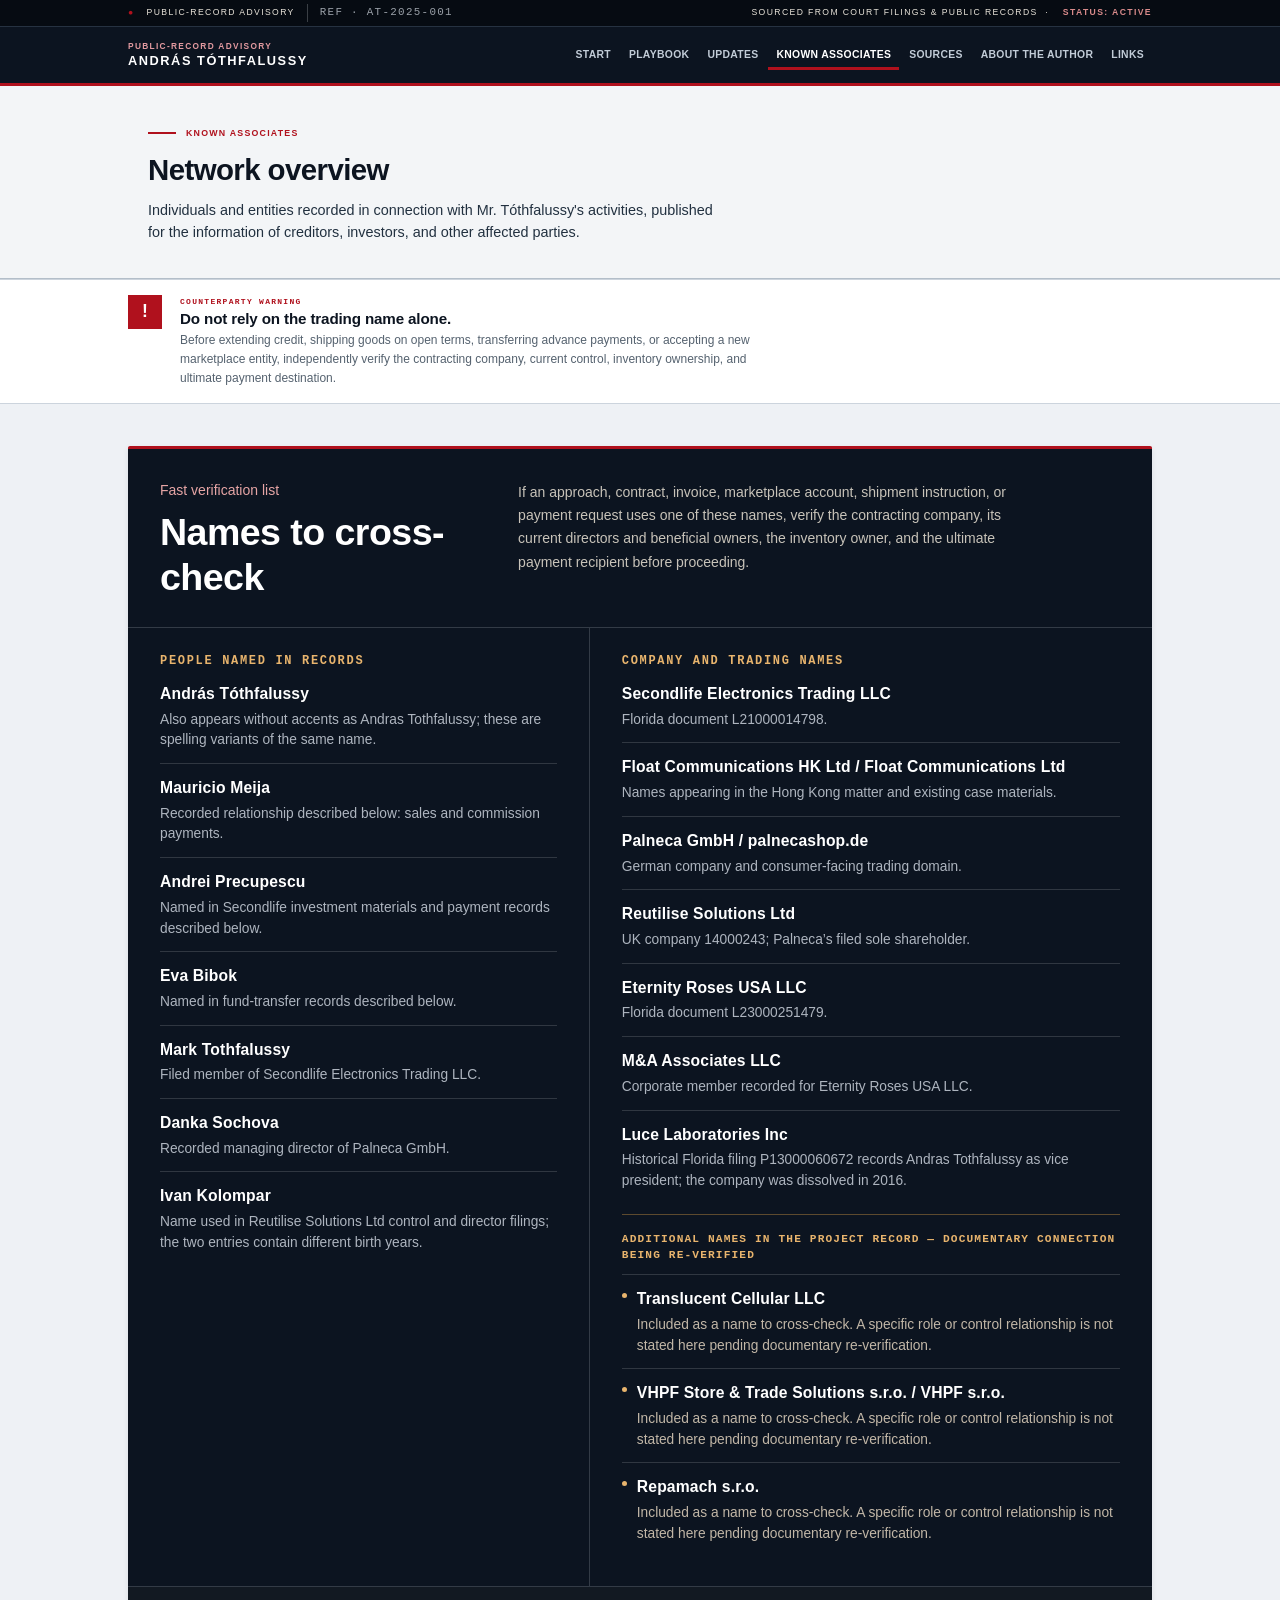
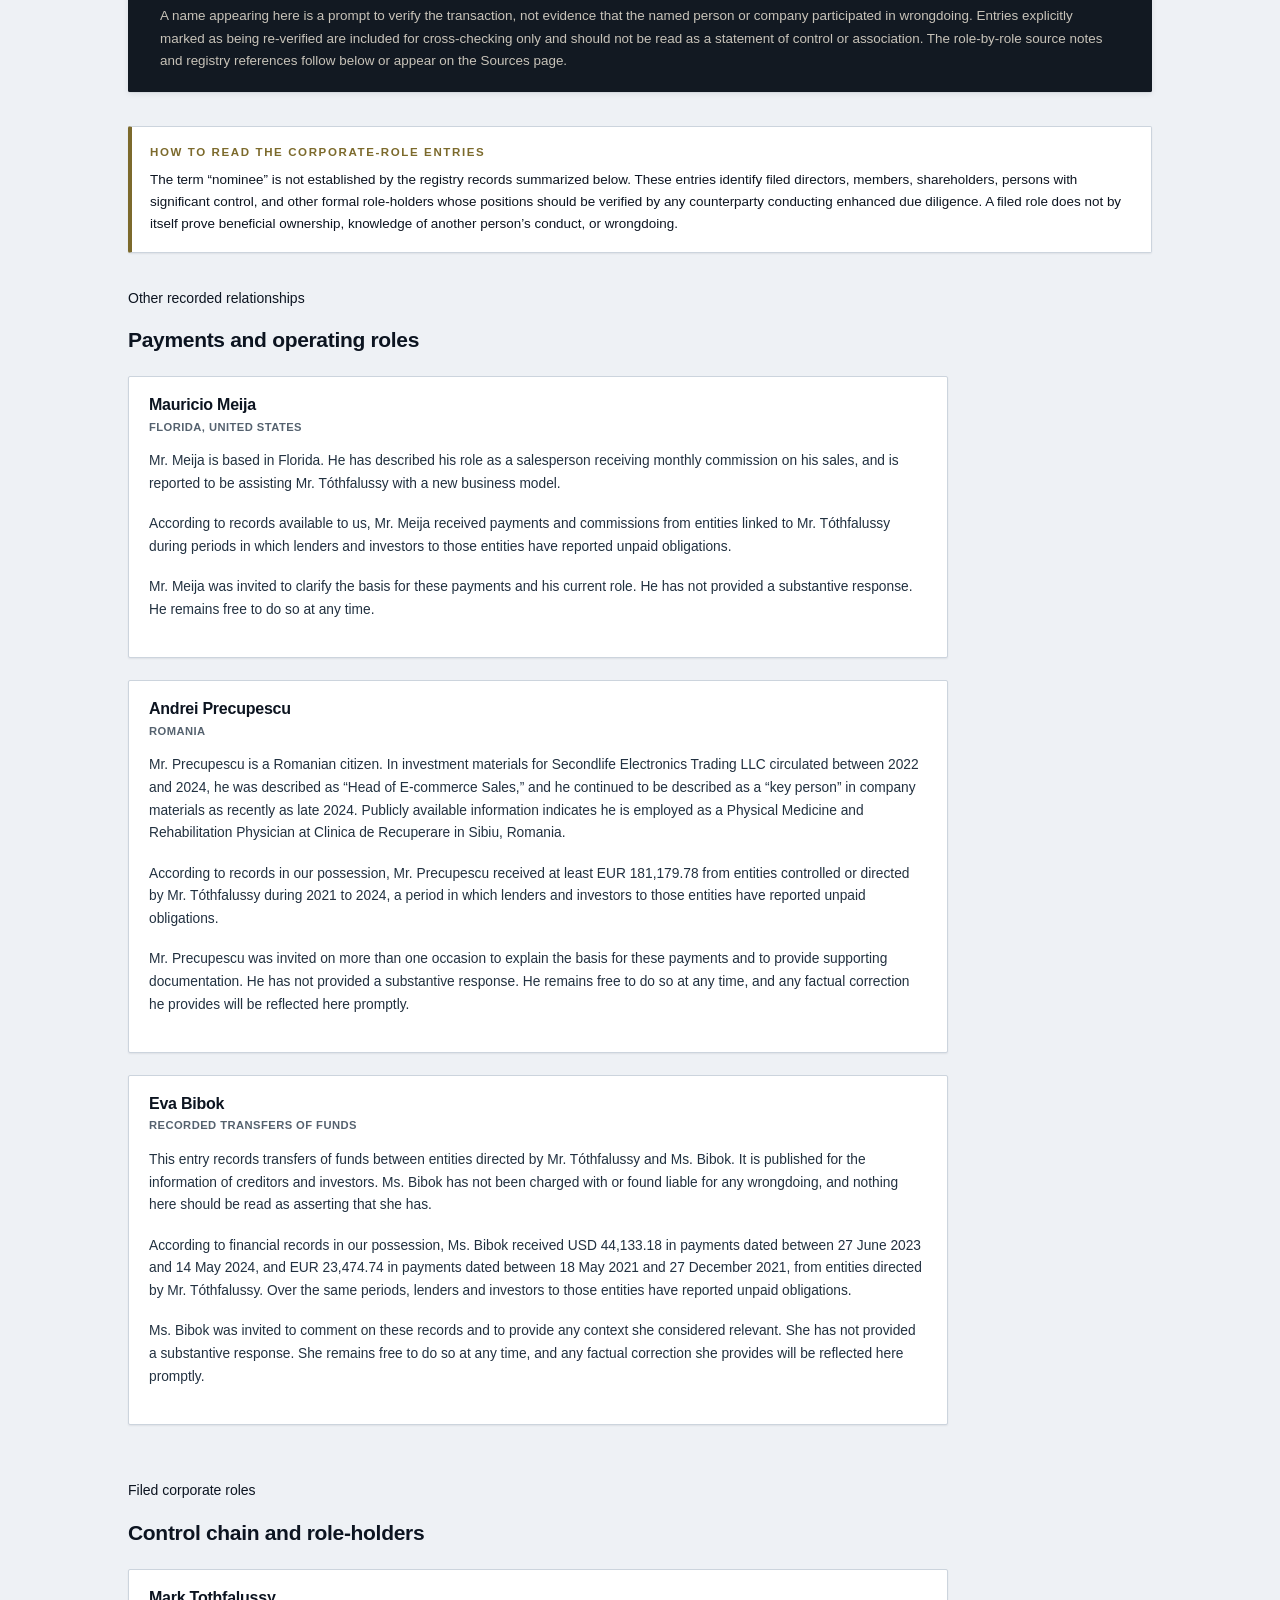
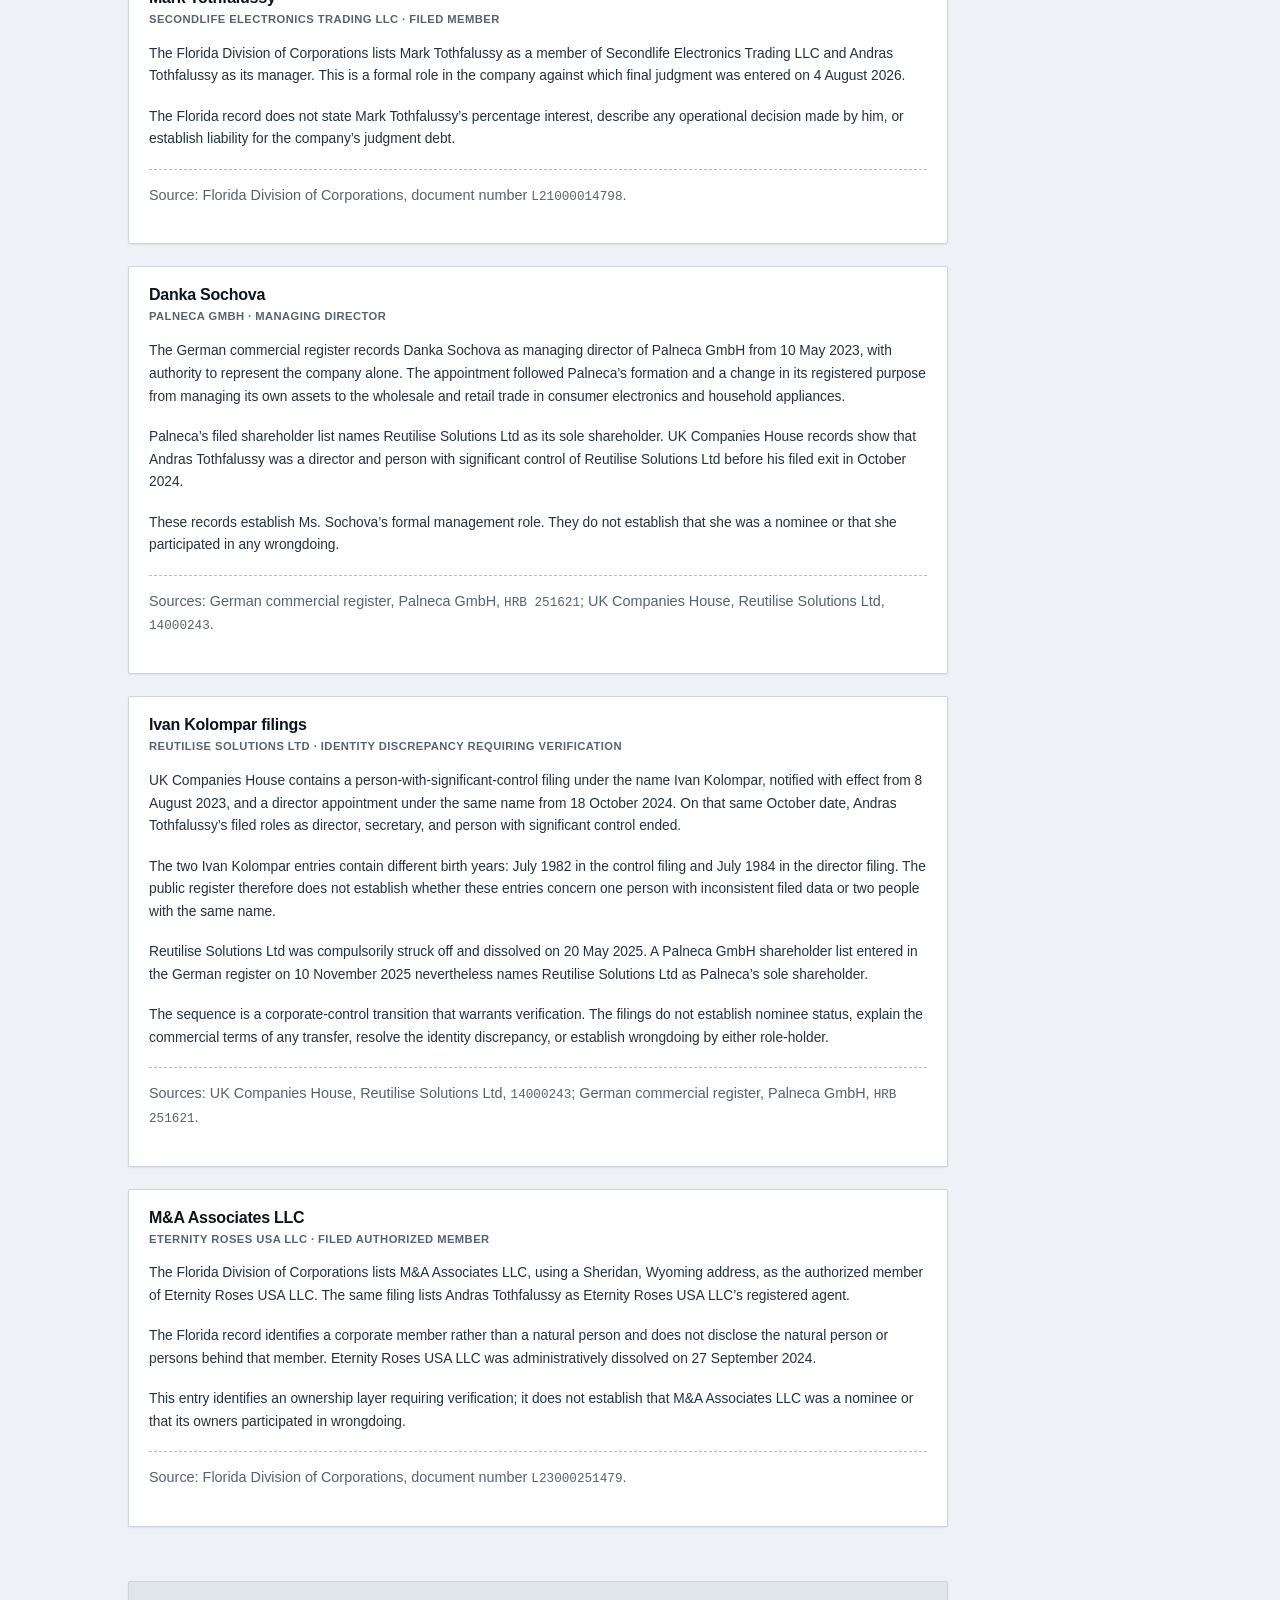
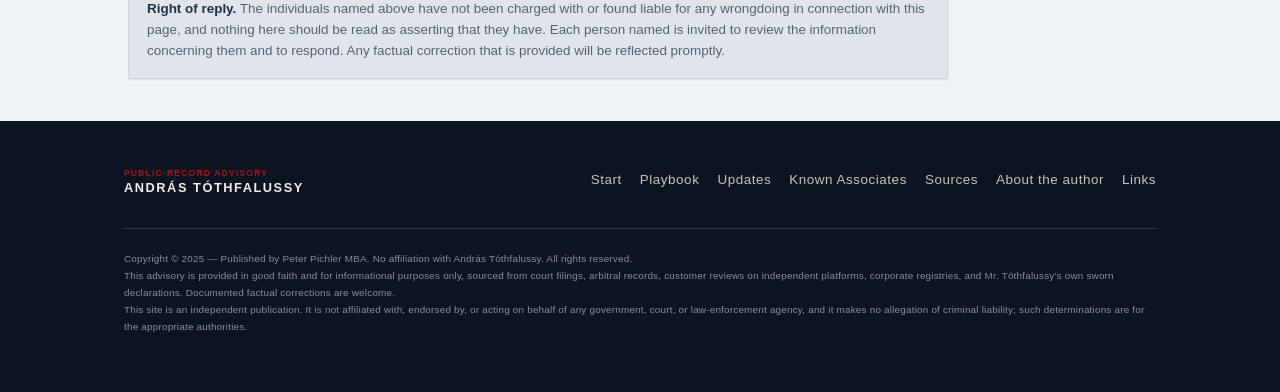
<file: known-associates/index.html>
<!DOCTYPE html>
<html lang="en">
<head>
<meta charset="utf-8">
<meta name="viewport" content="width=device-width, initial-scale=1">
<title>Known Associates of András Tóthfalussy: Transparency &amp; Accountability</title>
<meta name="description" content="Individuals recorded in connection with András Tóthfalussy's activities, published for creditors and investors. Each person named is invited to review and respond; factual corrections are reflected promptly.">
<meta name="robots" content="noindex,nofollow">
<link rel="canonical" href="https://andrastothfalussy.com/known-associates">
<link rel="stylesheet" href="../assets/styles.css?v=9">
</head>
<body>
<a class="skip-link" href="#main">Skip to content</a>

<div class="topstrip">
  <div class="wrap">
    <span class="ts-left"><span class="dot">●</span> Public-record advisory <span class="ts-ref">Ref · AT-2025-001</span></span>
    <span class="ts-right">Sourced from court filings &amp; public records &nbsp;·&nbsp; <span class="ts-status">Status: Active</span></span>
  </div>
</div>

<header class="site-header">
  <div class="wrap">
    <a class="brand" href="../">
      <span class="kicker">Public-record advisory</span>
      <span class="name">András Tóthfalussy</span>
    </a>
    <button class="nav-toggle" aria-label="Menu" aria-controls="primary-nav" aria-expanded="false"><span></span></button>
    <nav class="nav" id="primary-nav" aria-label="Primary">
      <a href="../">Start</a>
      <a href="../playbook/">Playbook</a>
      <a href="../updates/">Updates</a>
      <a href="../known-associates/" aria-current="page">Known Associates</a>
      <a href="../sources/">Sources</a>
      <a href="../about-the-author/">About the author</a>
      <a href="../links/">Links</a>
    </nav>
  </div>
</header>

<main id="main">

  <section class="hero">
    <div class="wrap">
      <p class="eyebrow">Known associates</p>
      <h1>Network overview</h1>
      <p class="lede">Individuals and entities recorded in connection with Mr. Tóthfalussy's activities, published for the information of creditors, investors, and other affected parties.</p>
    </div>
  </section>

  <section class="transaction-warning" aria-labelledby="transaction-warning-title">
    <div class="wrap">
      <div class="warning-mark" aria-hidden="true">!</div>
      <div>
        <p class="warning-kicker">Counterparty warning</p>
        <h2 id="transaction-warning-title">Do not rely on the trading name alone.</h2>
        <p>Before extending credit, shipping goods on open terms, transferring advance payments, or accepting a new marketplace entity, independently verify the contracting company, current control, inventory ownership, and ultimate payment destination.</p>
      </div>
    </div>
  </section>

  <section class="section">
    <div class="wrap">
      <section class="watch-panel" aria-labelledby="verification-watchlist">
        <div class="watch-head">
          <div>
            <p class="eyebrow">Fast verification list</p>
            <h2 id="verification-watchlist">Names to cross-check</h2>
          </div>
          <p>If an approach, contract, invoice, marketplace account, shipment instruction, or payment request uses one of these names, verify the contracting company, its current directors and beneficial owners, the inventory owner, and the ultimate payment recipient before proceeding.</p>
        </div>

        <div class="watch-grid">
          <div class="watch-group">
            <h3>People named in records</h3>
            <ul class="watch-list">
              <li><strong>András Tóthfalussy</strong><span>Also appears without accents as Andras Tothfalussy; these are spelling variants of the same name.</span></li>
              <li><strong>Mauricio Meija</strong><span>Recorded relationship described below: sales and commission payments.</span></li>
              <li><strong>Andrei Precupescu</strong><span>Named in Secondlife investment materials and payment records described below.</span></li>
              <li><strong>Eva Bibok</strong><span>Named in fund-transfer records described below.</span></li>
              <li><strong>Mark Tothfalussy</strong><span>Filed member of Secondlife Electronics Trading LLC.</span></li>
              <li><strong>Danka Sochova</strong><span>Recorded managing director of Palneca GmbH.</span></li>
              <li><strong>Ivan Kolompar</strong><span>Name used in Reutilise Solutions Ltd control and director filings; the two entries contain different birth years.</span></li>
            </ul>
          </div>

          <div class="watch-group">
            <h3>Company and trading names</h3>
            <ul class="watch-list">
              <li><strong>Secondlife Electronics Trading LLC</strong><span>Florida document L21000014798.</span></li>
              <li><strong>Float Communications HK Ltd / Float Communications Ltd</strong><span>Names appearing in the Hong Kong matter and existing case materials.</span></li>
              <li><strong>Palneca GmbH / palnecashop.de</strong><span>German company and consumer-facing trading domain.</span></li>
              <li><strong>Reutilise Solutions Ltd</strong><span>UK company 14000243; Palneca&rsquo;s filed sole shareholder.</span></li>
              <li><strong>Eternity Roses USA LLC</strong><span>Florida document L23000251479.</span></li>
              <li><strong>M&amp;A Associates LLC</strong><span>Corporate member recorded for Eternity Roses USA LLC.</span></li>
              <li><strong>Luce Laboratories Inc</strong><span>Historical Florida filing P13000060672 records Andras Tothfalussy as vice president; the company was dissolved in 2016.</span></li>
              <li class="watch-subhead"><span>Additional names in the project record &mdash; documentary connection being re-verified</span></li>
              <li class="pending"><strong>Translucent Cellular LLC</strong><span>Included as a name to cross-check. A specific role or control relationship is not stated here pending documentary re-verification.</span></li>
              <li class="pending"><strong>VHPF Store &amp; Trade Solutions s.r.o. / VHPF s.r.o.</strong><span>Included as a name to cross-check. A specific role or control relationship is not stated here pending documentary re-verification.</span></li>
              <li class="pending"><strong>Repamach s.r.o.</strong><span>Included as a name to cross-check. A specific role or control relationship is not stated here pending documentary re-verification.</span></li>
            </ul>
          </div>
        </div>

        <p class="watch-note">A name appearing here is a prompt to verify the transaction, not evidence that the named person or company participated in wrongdoing. Entries explicitly marked as being re-verified are included for cross-checking only and should not be read as a statement of control or association. The role-by-role source notes and registry references follow below or appear on the Sources page.</p>
      </section>

      <div class="callout" style="margin-bottom:34px">
        <div class="callout-label">How to read the corporate-role entries</div>
        <p>The term &ldquo;nominee&rdquo; is not established by the registry records summarized below. These entries identify filed directors, members, shareholders, persons with significant control, and other formal role-holders whose positions should be verified by any counterparty conducting enhanced due diligence. A filed role does not by itself prove beneficial ownership, knowledge of another person&rsquo;s conduct, or wrongdoing.</p>
      </div>

      <p class="eyebrow">Other recorded relationships</p>
      <h2 style="margin-bottom:24px">Payments and operating roles</h2>

      <div class="people" style="margin-bottom:54px">

        <article class="person">
          <h3>Mauricio Meija</h3>
          <div class="meta">Florida, United States</div>
          <p>Mr. Meija is based in Florida. He has described his role as a salesperson receiving monthly commission on his sales, and is reported to be assisting Mr. Tóthfalussy with a new business model.</p>
          <p>According to records available to us, Mr. Meija received payments and commissions from entities linked to Mr. Tóthfalussy during periods in which lenders and investors to those entities have reported unpaid obligations.</p>
          <p>Mr. Meija was invited to clarify the basis for these payments and his current role. He has not provided a substantive response. He remains free to do so at any time.</p>
        </article>

        <article class="person">
          <h3>Andrei Precupescu</h3>
          <div class="meta">Romania</div>
          <p>Mr. Precupescu is a Romanian citizen. In investment materials for Secondlife Electronics Trading LLC circulated between 2022 and 2024, he was described as &ldquo;Head of E-commerce Sales,&rdquo; and he continued to be described as a &ldquo;key person&rdquo; in company materials as recently as late 2024. Publicly available information indicates he is employed as a Physical Medicine and Rehabilitation Physician at Clinica de Recuperare in Sibiu, Romania.</p>
          <p>According to records in our possession, Mr. Precupescu received at least EUR 181,179.78 from entities controlled or directed by Mr. Tóthfalussy during 2021 to 2024, a period in which lenders and investors to those entities have reported unpaid obligations.</p>
          <p>Mr. Precupescu was invited on more than one occasion to explain the basis for these payments and to provide supporting documentation. He has not provided a substantive response. He remains free to do so at any time, and any factual correction he provides will be reflected here promptly.</p>
        </article>

        <article class="person">
          <h3>Eva Bibok</h3>
          <div class="meta">Recorded transfers of funds</div>
          <p>This entry records transfers of funds between entities directed by Mr. Tóthfalussy and Ms. Bibok. It is published for the information of creditors and investors. Ms. Bibok has not been charged with or found liable for any wrongdoing, and nothing here should be read as asserting that she has.</p>
          <p>According to financial records in our possession, Ms. Bibok received USD 44,133.18 in payments dated between 27 June 2023 and 14 May 2024, and EUR 23,474.74 in payments dated between 18 May 2021 and 27 December 2021, from entities directed by Mr. Tóthfalussy. Over the same periods, lenders and investors to those entities have reported unpaid obligations.</p>
          <p>Ms. Bibok was invited to comment on these records and to provide any context she considered relevant. She has not provided a substantive response. She remains free to do so at any time, and any factual correction she provides will be reflected here promptly.</p>
        </article>

      </div>

      <p class="eyebrow">Filed corporate roles</p>
      <h2 style="margin-bottom:24px">Control chain and role-holders</h2>

      <div class="people" style="margin-bottom:54px">

        <article class="person">
          <h3>Mark Tothfalussy</h3>
          <div class="meta">Secondlife Electronics Trading LLC · filed member</div>
          <p>The Florida Division of Corporations lists Mark Tothfalussy as a member of Secondlife Electronics Trading LLC and Andras Tothfalussy as its manager. This is a formal role in the company against which final judgment was entered on 4 August 2026.</p>
          <p>The Florida record does not state Mark Tothfalussy&rsquo;s percentage interest, describe any operational decision made by him, or establish liability for the company&rsquo;s judgment debt.</p>
          <p class="reply">Source: Florida Division of Corporations, document number <code>L21000014798</code>.</p>
        </article>

        <article class="person">
          <h3>Danka Sochova</h3>
          <div class="meta">Palneca GmbH · managing director</div>
          <p>The German commercial register records Danka Sochova as managing director of Palneca GmbH from 10 May 2023, with authority to represent the company alone. The appointment followed Palneca&rsquo;s formation and a change in its registered purpose from managing its own assets to the wholesale and retail trade in consumer electronics and household appliances.</p>
          <p>Palneca&rsquo;s filed shareholder list names Reutilise Solutions Ltd as its sole shareholder. UK Companies House records show that Andras Tothfalussy was a director and person with significant control of Reutilise Solutions Ltd before his filed exit in October 2024.</p>
          <p>These records establish Ms. Sochova&rsquo;s formal management role. They do not establish that she was a nominee or that she participated in any wrongdoing.</p>
          <p class="reply">Sources: German commercial register, Palneca GmbH, <code>HRB 251621</code>; UK Companies House, Reutilise Solutions Ltd, <code>14000243</code>.</p>
        </article>

        <article class="person">
          <h3>Ivan Kolompar filings</h3>
          <div class="meta">Reutilise Solutions Ltd · identity discrepancy requiring verification</div>
          <p>UK Companies House contains a person-with-significant-control filing under the name Ivan Kolompar, notified with effect from 8 August 2023, and a director appointment under the same name from 18 October 2024. On that same October date, Andras Tothfalussy&rsquo;s filed roles as director, secretary, and person with significant control ended.</p>
          <p>The two Ivan Kolompar entries contain different birth years: July 1982 in the control filing and July 1984 in the director filing. The public register therefore does not establish whether these entries concern one person with inconsistent filed data or two people with the same name.</p>
          <p>Reutilise Solutions Ltd was compulsorily struck off and dissolved on 20 May 2025. A Palneca GmbH shareholder list entered in the German register on 10 November 2025 nevertheless names Reutilise Solutions Ltd as Palneca&rsquo;s sole shareholder.</p>
          <p>The sequence is a corporate-control transition that warrants verification. The filings do not establish nominee status, explain the commercial terms of any transfer, resolve the identity discrepancy, or establish wrongdoing by either role-holder.</p>
          <p class="reply">Sources: UK Companies House, Reutilise Solutions Ltd, <code>14000243</code>; German commercial register, Palneca GmbH, <code>HRB 251621</code>.</p>
        </article>

        <article class="person">
          <h3>M&amp;A Associates LLC</h3>
          <div class="meta">Eternity Roses USA LLC · filed authorized member</div>
          <p>The Florida Division of Corporations lists M&amp;A Associates LLC, using a Sheridan, Wyoming address, as the authorized member of Eternity Roses USA LLC. The same filing lists Andras Tothfalussy as Eternity Roses USA LLC&rsquo;s registered agent.</p>
          <p>The Florida record identifies a corporate member rather than a natural person and does not disclose the natural person or persons behind that member. Eternity Roses USA LLC was administratively dissolved on 27 September 2024.</p>
          <p>This entry identifies an ownership layer requiring verification; it does not establish that M&amp;A Associates LLC was a nominee or that its owners participated in wrongdoing.</p>
          <p class="reply">Source: Florida Division of Corporations, document number <code>L23000251479</code>.</p>
        </article>

      </div>

      <div class="disclaimer" style="max-width:820px;margin-top:34px">
        <strong>Right of reply.</strong> The individuals named above have not been charged with or found liable for any wrongdoing in connection with this page, and nothing here should be read as asserting that they have. Each person named is invited to review the information concerning them and to respond. Any factual correction that is provided will be reflected promptly.
      </div>
    </div>
  </section>

</main>

<footer class="site-footer">
  <div class="wrap">
    <div class="foot-grid">
      <a class="brand" href="../">
        <span class="kicker">Public-record advisory</span>
        <span class="name">András Tóthfalussy</span>
      </a>
      <nav aria-label="Footer">
        <a href="../">Start</a>
      <a href="../playbook/">Playbook</a>
        <a href="../updates/">Updates</a>
        <a href="../known-associates/">Known Associates</a>
        <a href="../sources/">Sources</a>
        <a href="../about-the-author/">About the author</a>
        <a href="../links/">Links</a>
      </nav>
    </div>
    <p class="legal">
      Copyright © 2025 &mdash; Published by Peter Pichler MBA. No affiliation with András Tóthfalussy. All rights reserved.<br>
      This advisory is provided in good faith and for informational purposes only, sourced from court filings, arbitral records, customer reviews on independent platforms, corporate registries, and Mr. Tóthfalussy's own sworn declarations. Documented factual corrections are welcome.<br>
      This site is an independent publication. It is not affiliated with, endorsed by, or acting on behalf of any government, court, or law-enforcement agency, and it makes no allegation of criminal liability; such determinations are for the appropriate authorities.
    </p>
  </div>
</footer>

<script src="../assets/app.js?v=4"></script>
</body>
</html>
</file>
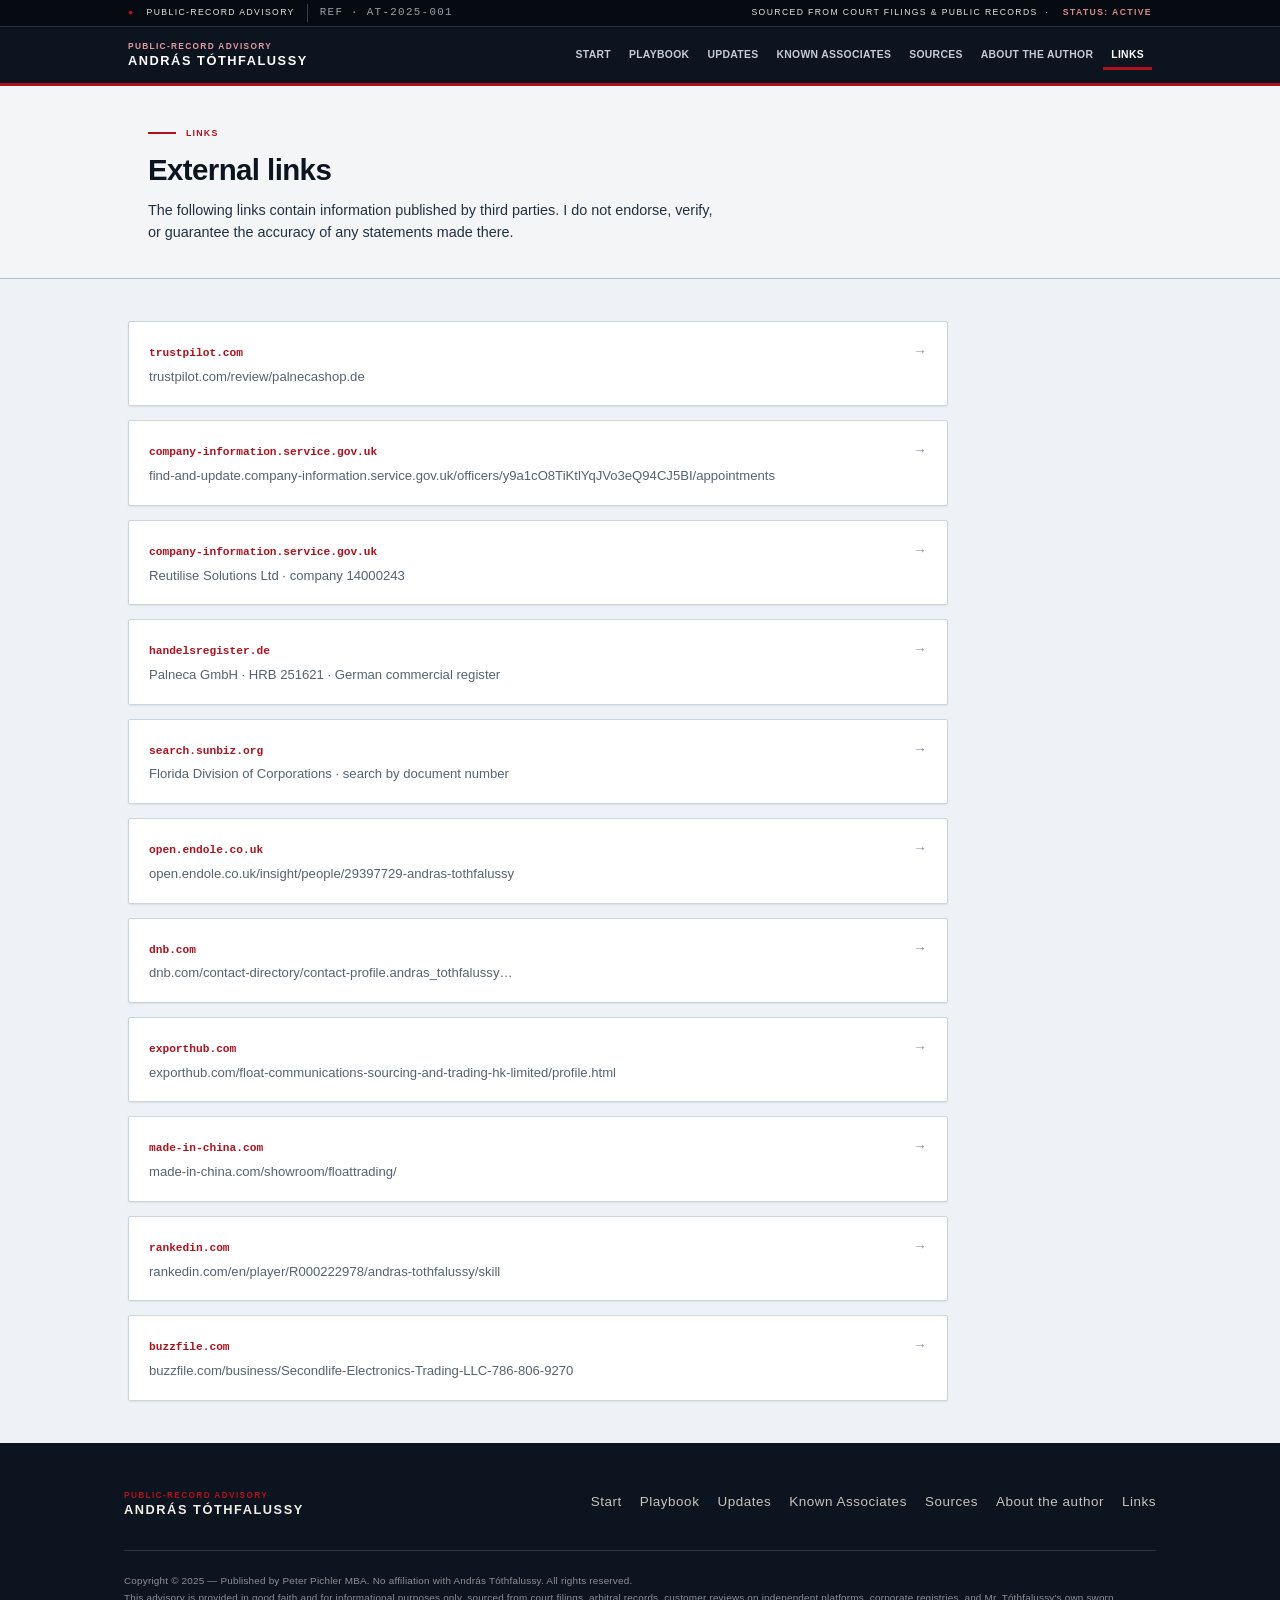
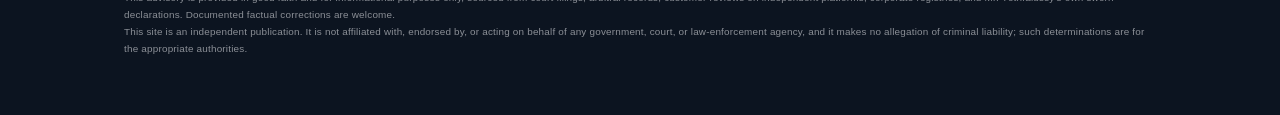
<file: links/index.html>
<!DOCTYPE html>
<html lang="en">
<head>
<meta charset="utf-8">
<meta name="viewport" content="width=device-width, initial-scale=1">
<title>External Links by András Tóthfalussy</title>
<meta name="description" content="External links to third-party records and profiles connected to András Tóthfalussy and his entities. The author does not endorse, verify, or guarantee the accuracy of statements made on third-party sites.">
<meta name="robots" content="noindex,nofollow">
<link rel="canonical" href="https://andrastothfalussy.com/links">
<link rel="stylesheet" href="../assets/styles.css?v=9">
</head>
<body>
<a class="skip-link" href="#main">Skip to content</a>

<div class="topstrip">
  <div class="wrap">
    <span class="ts-left"><span class="dot">●</span> Public-record advisory <span class="ts-ref">Ref · AT-2025-001</span></span>
    <span class="ts-right">Sourced from court filings &amp; public records &nbsp;·&nbsp; <span class="ts-status">Status: Active</span></span>
  </div>
</div>

<header class="site-header">
  <div class="wrap">
    <a class="brand" href="../">
      <span class="kicker">Public-record advisory</span>
      <span class="name">András Tóthfalussy</span>
    </a>
    <button class="nav-toggle" aria-label="Menu" aria-controls="primary-nav" aria-expanded="false"><span></span></button>
    <nav class="nav" id="primary-nav" aria-label="Primary">
      <a href="../">Start</a>
      <a href="../playbook/">Playbook</a>
      <a href="../updates/">Updates</a>
      <a href="../known-associates/">Known Associates</a>
      <a href="../sources/">Sources</a>
      <a href="../about-the-author/">About the author</a>
      <a href="../links/" aria-current="page">Links</a>
    </nav>
  </div>
</header>

<main id="main">

  <section class="hero">
    <div class="wrap">
      <p class="eyebrow">Links</p>
      <h1>External links</h1>
      <p class="lede">The following links contain information published by third parties. I do not endorse, verify, or guarantee the accuracy of any statements made there.</p>
    </div>
  </section>

  <section class="section">
    <div class="wrap">
      <ul class="res-list">
        <li><a class="res" href="https://www.trustpilot.com/review/palnecashop.de" target="_blank" rel="nofollow noopener">
          <span><span class="host">trustpilot.com</span><span class="full">trustpilot.com/review/palnecashop.de</span></span>
          <span class="arrow">&rarr;</span>
        </a></li>
        <li><a class="res" href="https://find-and-update.company-information.service.gov.uk/officers/y9a1cO8TiKtlYqJVo3eQ94CJ5BI/appointments" target="_blank" rel="nofollow noopener">
          <span><span class="host">company-information.service.gov.uk</span><span class="full">find-and-update.company-information.service.gov.uk/officers/y9a1cO8TiKtlYqJVo3eQ94CJ5BI/appointments</span></span>
          <span class="arrow">&rarr;</span>
        </a></li>
        <li><a class="res" href="https://find-and-update.company-information.service.gov.uk/company/14000243" target="_blank" rel="nofollow noopener">
          <span><span class="host">company-information.service.gov.uk</span><span class="full">Reutilise Solutions Ltd · company 14000243</span></span>
          <span class="arrow">&rarr;</span>
        </a></li>
        <li><a class="res" href="https://www.handelsregister.de/rp_web/welcome.xhtml" target="_blank" rel="nofollow noopener">
          <span><span class="host">handelsregister.de</span><span class="full">Palneca GmbH · HRB 251621 · German commercial register</span></span>
          <span class="arrow">&rarr;</span>
        </a></li>
        <li><a class="res" href="https://search.sunbiz.org/Inquiry/CorporationSearch/ByDocumentNumber" target="_blank" rel="nofollow noopener">
          <span><span class="host">search.sunbiz.org</span><span class="full">Florida Division of Corporations · search by document number</span></span>
          <span class="arrow">&rarr;</span>
        </a></li>
        <li><a class="res" href="https://open.endole.co.uk/insight/people/29397729-andras-tothfalussy" target="_blank" rel="nofollow noopener">
          <span><span class="host">open.endole.co.uk</span><span class="full">open.endole.co.uk/insight/people/29397729-andras-tothfalussy</span></span>
          <span class="arrow">&rarr;</span>
        </a></li>
        <li><a class="res" href="https://www.dnb.com/contact-directory/contact-profile.andras_tothfalussy.036cd8d962d2c48117f28822a0cbc98d.html" target="_blank" rel="nofollow noopener">
          <span><span class="host">dnb.com</span><span class="full">dnb.com/contact-directory/contact-profile.andras_tothfalussy…</span></span>
          <span class="arrow">&rarr;</span>
        </a></li>
        <li><a class="res" href="https://www.exporthub.com/float-communications-sourcing-and-trading-hk-limited/profile.html" target="_blank" rel="nofollow noopener">
          <span><span class="host">exporthub.com</span><span class="full">exporthub.com/float-communications-sourcing-and-trading-hk-limited/profile.html</span></span>
          <span class="arrow">&rarr;</span>
        </a></li>
        <li><a class="res" href="https://www.made-in-china.com/showroom/floattrading/" target="_blank" rel="nofollow noopener">
          <span><span class="host">made-in-china.com</span><span class="full">made-in-china.com/showroom/floattrading/</span></span>
          <span class="arrow">&rarr;</span>
        </a></li>
        <li><a class="res" href="https://rankedin.com/en/player/R000222978/andras-tothfalussy/skill" target="_blank" rel="nofollow noopener">
          <span><span class="host">rankedin.com</span><span class="full">rankedin.com/en/player/R000222978/andras-tothfalussy/skill</span></span>
          <span class="arrow">&rarr;</span>
        </a></li>
        <li><a class="res" href="https://www.buzzfile.com/business/Secondlife-Electronics-Trading-LLC-786-806-9270" target="_blank" rel="nofollow noopener">
          <span><span class="host">buzzfile.com</span><span class="full">buzzfile.com/business/Secondlife-Electronics-Trading-LLC-786-806-9270</span></span>
          <span class="arrow">&rarr;</span>
        </a></li>
      </ul>
    </div>
  </section>

</main>

<footer class="site-footer">
  <div class="wrap">
    <div class="foot-grid">
      <a class="brand" href="../">
        <span class="kicker">Public-record advisory</span>
        <span class="name">András Tóthfalussy</span>
      </a>
      <nav aria-label="Footer">
        <a href="../">Start</a>
      <a href="../playbook/">Playbook</a>
        <a href="../updates/">Updates</a>
        <a href="../known-associates/">Known Associates</a>
        <a href="../sources/">Sources</a>
        <a href="../about-the-author/">About the author</a>
        <a href="../links/">Links</a>
      </nav>
    </div>
    <p class="legal">
      Copyright © 2025 &mdash; Published by Peter Pichler MBA. No affiliation with András Tóthfalussy. All rights reserved.<br>
      This advisory is provided in good faith and for informational purposes only, sourced from court filings, arbitral records, customer reviews on independent platforms, corporate registries, and Mr. Tóthfalussy's own sworn declarations. Documented factual corrections are welcome.<br>
      This site is an independent publication. It is not affiliated with, endorsed by, or acting on behalf of any government, court, or law-enforcement agency, and it makes no allegation of criminal liability; such determinations are for the appropriate authorities.
    </p>
  </div>
</footer>

<script src="../assets/app.js?v=4"></script>
</body>
</html>
</file>
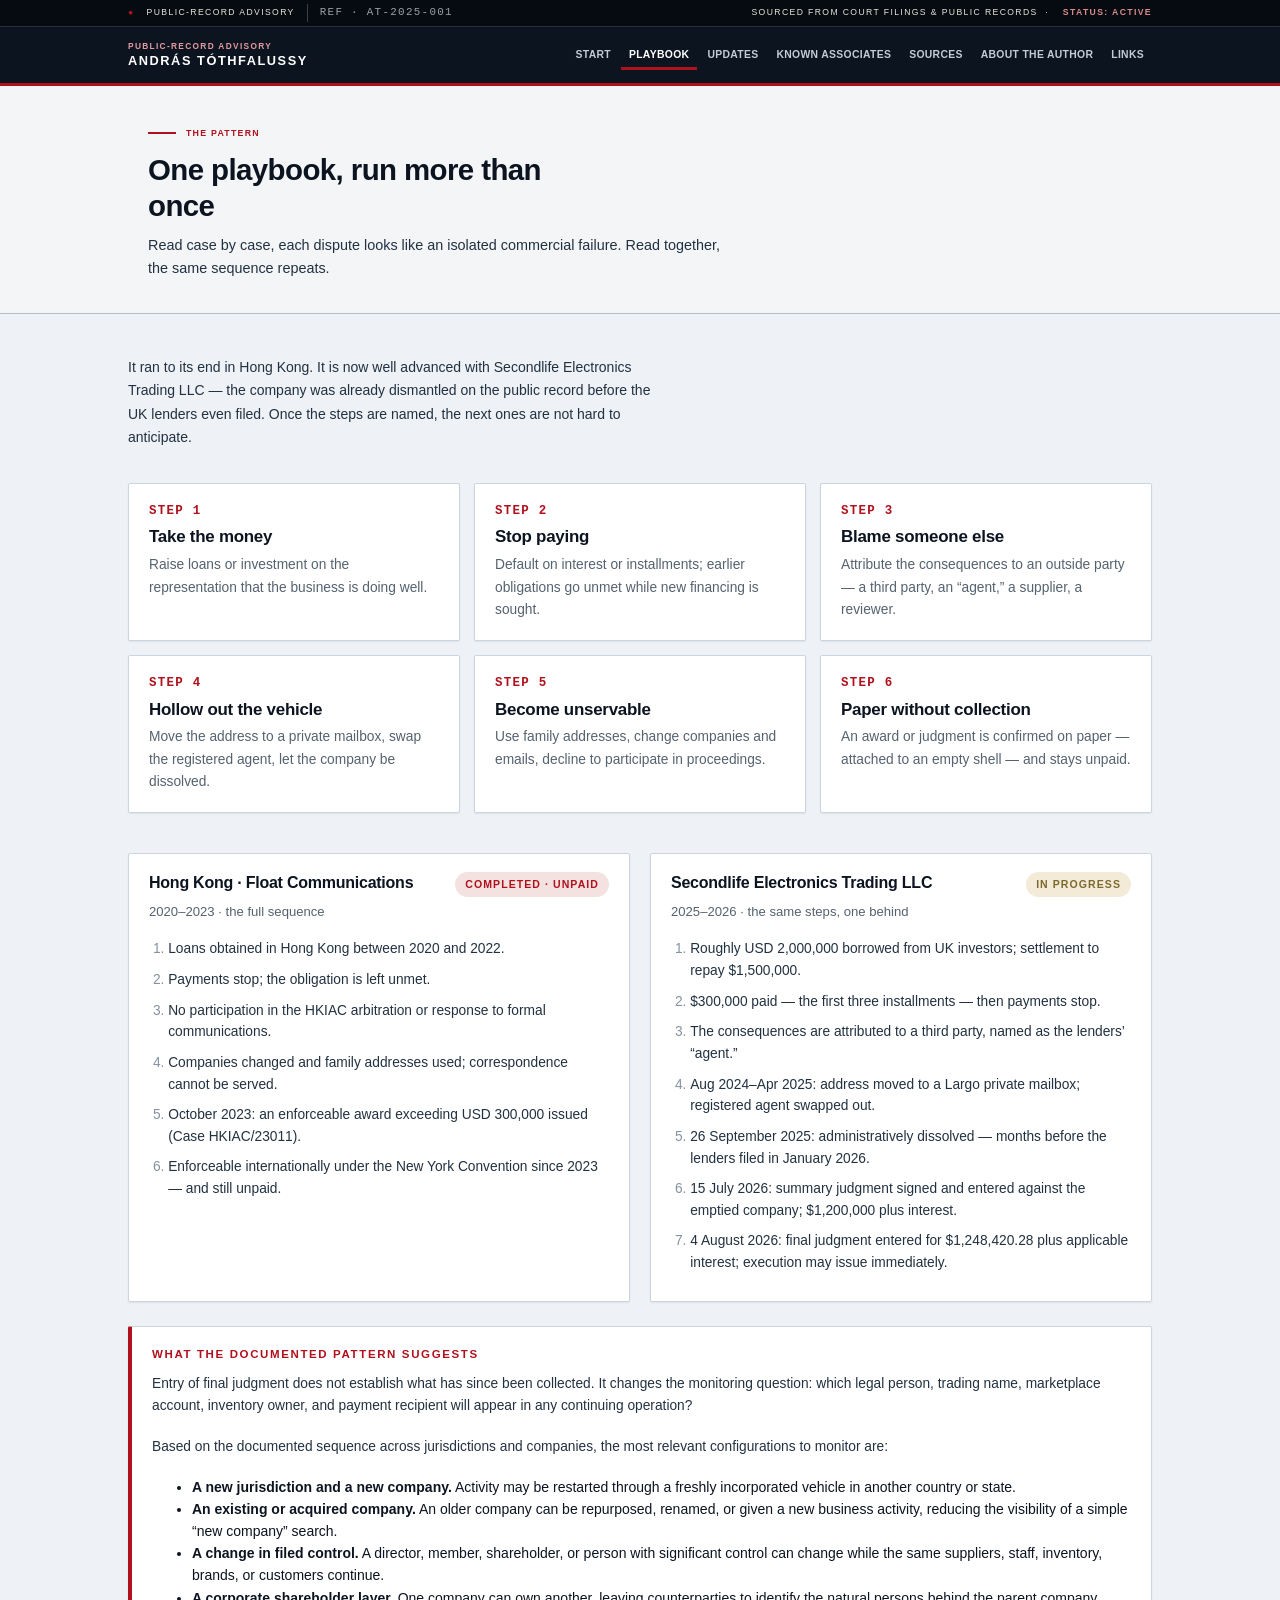
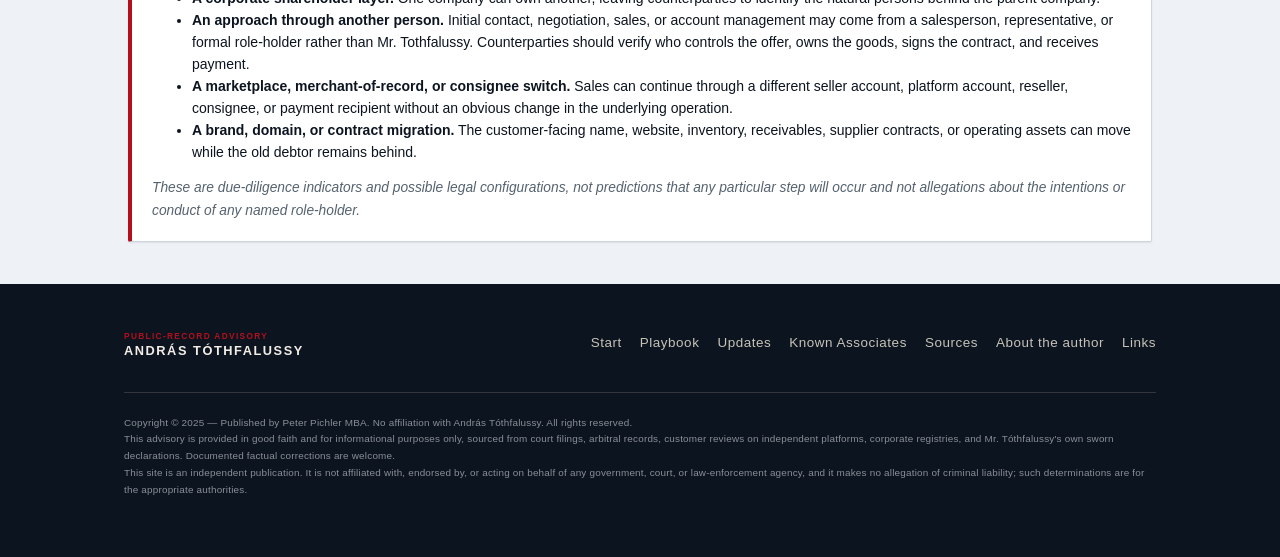
<file: playbook/index.html>
<!DOCTYPE html>
<html lang="en">
<head>
<meta charset="utf-8">
<meta name="viewport" content="width=device-width, initial-scale=1">
<title>The Pattern — András Tóthfalussy | One Playbook, Run More Than Once</title>
<meta name="description" content="The recurring six-step playbook documented across András Tóthfalussy's disputes: take the money, stop paying, blame someone else, hollow out the vehicle, become unservable, paper without collection. Shown complete in Hong Kong and in progress with Secondlife.">
<meta name="robots" content="noindex,nofollow">
<link rel="canonical" href="https://andrastothfalussy.com/playbook">
<link rel="stylesheet" href="../assets/styles.css?v=9">
</head>
<body>
<a class="skip-link" href="#main">Skip to content</a>

<div class="topstrip">
  <div class="wrap">
    <span class="ts-left"><span class="dot">●</span> Public-record advisory <span class="ts-ref">Ref · AT-2025-001</span></span>
    <span class="ts-right">Sourced from court filings &amp; public records &nbsp;·&nbsp; <span class="ts-status">Status: Active</span></span>
  </div>
</div>

<header class="site-header">
  <div class="wrap">
    <a class="brand" href="../">
      <span class="kicker">Public-record advisory</span>
      <span class="name">András Tóthfalussy</span>
    </a>
    <button class="nav-toggle" aria-label="Menu" aria-controls="primary-nav" aria-expanded="false"><span></span></button>
    <nav class="nav" id="primary-nav" aria-label="Primary">
      <a href="../">Start</a>
      <a href="../playbook/" aria-current="page">Playbook</a>
      <a href="../updates/">Updates</a>
      <a href="../known-associates/">Known Associates</a>
      <a href="../sources/">Sources</a>
      <a href="../about-the-author/">About the author</a>
      <a href="../links/">Links</a>
    </nav>
  </div>
</header>

<main id="main">

  <section class="hero">
    <div class="wrap">
      <p class="eyebrow">The pattern</p>
      <h1>One playbook, run more than once</h1>
      <p class="lede">Read case by case, each dispute looks like an isolated commercial failure. Read together, the same sequence repeats.</p>
    </div>
  </section>

  <section class="section">
    <div class="wrap">
      <div class="playbook-intro">
        <p>It ran to its end in Hong Kong. It is now well advanced with Secondlife Electronics Trading LLC &mdash; the company was already dismantled on the public record before the UK lenders even filed. Once the steps are named, the next ones are not hard to anticipate.</p>
      </div>

      <div class="cycle">
        <div class="step"><div class="num">STEP 1</div><h4>Take the money</h4><p>Raise loans or investment on the representation that the business is doing well.</p></div>
        <div class="step"><div class="num">STEP 2</div><h4>Stop paying</h4><p>Default on interest or installments; earlier obligations go unmet while new financing is sought.</p></div>
        <div class="step"><div class="num">STEP 3</div><h4>Blame someone else</h4><p>Attribute the consequences to an outside party &mdash; a third party, an &ldquo;agent,&rdquo; a supplier, a reviewer.</p></div>
        <div class="step"><div class="num">STEP 4</div><h4>Hollow out the vehicle</h4><p>Move the address to a private mailbox, swap the registered agent, let the company be dissolved.</p></div>
        <div class="step"><div class="num">STEP 5</div><h4>Become unservable</h4><p>Use family addresses, change companies and emails, decline to participate in proceedings.</p></div>
        <div class="step"><div class="num">STEP 6</div><h4>Paper without collection</h4><p>An award or judgment is confirmed on paper &mdash; attached to an empty shell &mdash; and stays unpaid.</p></div>
      </div>

      <div class="pattern-cases">
        <div class="pcol">
          <div class="phead">
            <h3>Hong Kong · Float Communications</h3>
            <span class="status done">Completed · unpaid</span>
          </div>
          <p class="sub">2020&ndash;2023 · the full sequence</p>
          <ol>
            <li>Loans obtained in Hong Kong between 2020 and 2022.</li>
            <li>Payments stop; the obligation is left unmet.</li>
            <li>No participation in the HKIAC arbitration or response to formal communications.</li>
            <li>Companies changed and family addresses used; correspondence cannot be served.</li>
            <li>October 2023: an enforceable award exceeding USD 300,000 issued (Case HKIAC/23011).</li>
            <li>Enforceable internationally under the New York Convention since 2023 &mdash; and still unpaid.</li>
          </ol>
        </div>

        <div class="pcol">
          <div class="phead">
            <h3>Secondlife Electronics Trading LLC</h3>
            <span class="status progress">In progress</span>
          </div>
          <p class="sub">2025&ndash;2026 · the same steps, one behind</p>
          <ol>
            <li>Roughly USD 2,000,000 borrowed from UK investors; settlement to repay $1,500,000.</li>
            <li>$300,000 paid &mdash; the first three installments &mdash; then payments stop.</li>
            <li>The consequences are attributed to a third party, named as the lenders&rsquo; &ldquo;agent.&rdquo;</li>
            <li>Aug 2024&ndash;Apr 2025: address moved to a Largo private mailbox; registered agent swapped out.</li>
            <li>26 September 2025: administratively dissolved &mdash; months before the lenders filed in January 2026.</li>
            <li>15 July 2026: summary judgment signed and entered against the emptied company; $1,200,000 plus interest.</li>
            <li>4 August 2026: final judgment entered for $1,248,420.28 plus applicable interest; execution may issue immediately.</li>
          </ol>
        </div>
      </div>

      <div class="forecast">
        <div class="callout-label">What the documented pattern suggests</div>
        <p>Entry of final judgment does not establish what has since been collected. It changes the monitoring question: which legal person, trading name, marketplace account, inventory owner, and payment recipient will appear in any continuing operation?</p>
        <p>Based on the documented sequence across jurisdictions and companies, the most relevant configurations to monitor are:</p>
        <ul>
          <li><strong>A new jurisdiction and a new company.</strong> Activity may be restarted through a freshly incorporated vehicle in another country or state.</li>
          <li><strong>An existing or acquired company.</strong> An older company can be repurposed, renamed, or given a new business activity, reducing the visibility of a simple &ldquo;new company&rdquo; search.</li>
          <li><strong>A change in filed control.</strong> A director, member, shareholder, or person with significant control can change while the same suppliers, staff, inventory, brands, or customers continue.</li>
          <li><strong>A corporate shareholder layer.</strong> One company can own another, leaving counterparties to identify the natural persons behind the parent company.</li>
          <li><strong>An approach through another person.</strong> Initial contact, negotiation, sales, or account management may come from a salesperson, representative, or formal role-holder rather than Mr. Tothfalussy. Counterparties should verify who controls the offer, owns the goods, signs the contract, and receives payment.</li>
          <li><strong>A marketplace, merchant-of-record, or consignee switch.</strong> Sales can continue through a different seller account, platform account, reseller, consignee, or payment recipient without an obvious change in the underlying operation.</li>
          <li><strong>A brand, domain, or contract migration.</strong> The customer-facing name, website, inventory, receivables, supplier contracts, or operating assets can move while the old debtor remains behind.</li>
        </ul>
        <p class="hedge">These are due-diligence indicators and possible legal configurations, not predictions that any particular step will occur and not allegations about the intentions or conduct of any named role-holder.</p>
      </div>
    </div>
  </section>

</main>

<footer class="site-footer">
  <div class="wrap">
    <div class="foot-grid">
      <a class="brand" href="../">
        <span class="kicker">Public-record advisory</span>
        <span class="name">András Tóthfalussy</span>
      </a>
      <nav aria-label="Footer">
        <a href="../">Start</a>
        <a href="../playbook/">Playbook</a>
        <a href="../updates/">Updates</a>
        <a href="../known-associates/">Known Associates</a>
        <a href="../sources/">Sources</a>
        <a href="../about-the-author/">About the author</a>
        <a href="../links/">Links</a>
      </nav>
    </div>
    <p class="legal">
      Copyright © 2025 &mdash; Published by Peter Pichler MBA. No affiliation with András Tóthfalussy. All rights reserved.<br>
      This advisory is provided in good faith and for informational purposes only, sourced from court filings, arbitral records, customer reviews on independent platforms, corporate registries, and Mr. Tóthfalussy's own sworn declarations. Documented factual corrections are welcome.<br>
      This site is an independent publication. It is not affiliated with, endorsed by, or acting on behalf of any government, court, or law-enforcement agency, and it makes no allegation of criminal liability; such determinations are for the appropriate authorities.
    </p>
  </div>
</footer>

<script src="../assets/app.js?v=4"></script>
</body>
</html>
</file>
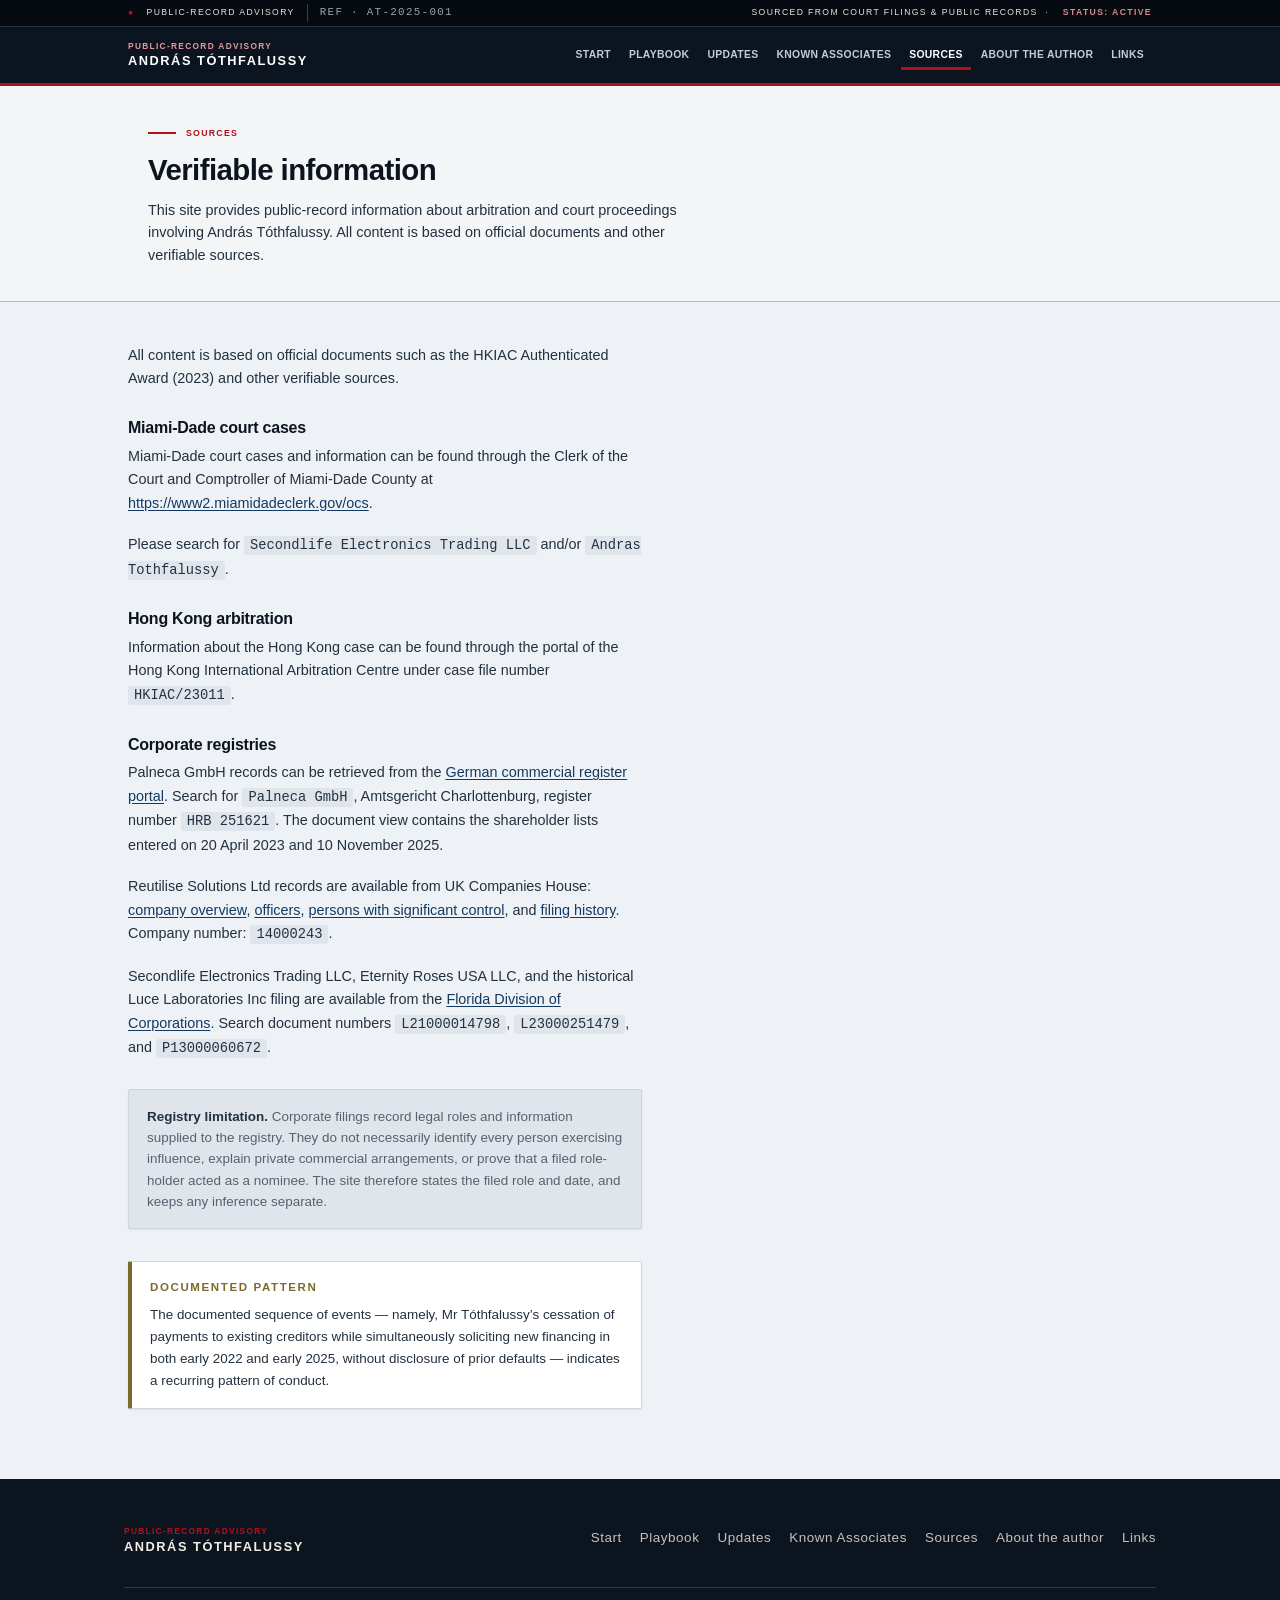
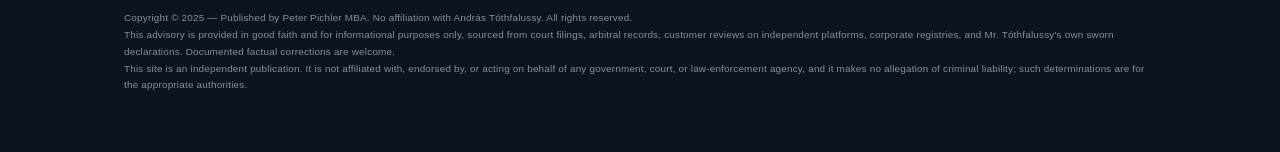
<file: sources/index.html>
<!DOCTYPE html>
<html lang="en">
<head>
<meta charset="utf-8">
<meta name="viewport" content="width=device-width, initial-scale=1">
<title>Court Proceedings Information | András Tóthfalussy</title>
<meta name="description" content="Where to verify the public-record information on this site: the Miami-Dade Clerk of the Court, the Hong Kong International Arbitration Centre case file HKIAC/23011, and other official sources.">
<meta name="robots" content="noindex,nofollow">
<link rel="canonical" href="https://andrastothfalussy.com/sources">
<link rel="stylesheet" href="../assets/styles.css?v=9">
</head>
<body>
<a class="skip-link" href="#main">Skip to content</a>

<div class="topstrip">
  <div class="wrap">
    <span class="ts-left"><span class="dot">●</span> Public-record advisory <span class="ts-ref">Ref · AT-2025-001</span></span>
    <span class="ts-right">Sourced from court filings &amp; public records &nbsp;·&nbsp; <span class="ts-status">Status: Active</span></span>
  </div>
</div>

<header class="site-header">
  <div class="wrap">
    <a class="brand" href="../">
      <span class="kicker">Public-record advisory</span>
      <span class="name">András Tóthfalussy</span>
    </a>
    <button class="nav-toggle" aria-label="Menu" aria-controls="primary-nav" aria-expanded="false"><span></span></button>
    <nav class="nav" id="primary-nav" aria-label="Primary">
      <a href="../">Start</a>
      <a href="../playbook/">Playbook</a>
      <a href="../updates/">Updates</a>
      <a href="../known-associates/">Known Associates</a>
      <a href="../sources/" aria-current="page">Sources</a>
      <a href="../about-the-author/">About the author</a>
      <a href="../links/">Links</a>
    </nav>
  </div>
</header>

<main id="main">

  <section class="hero">
    <div class="wrap">
      <p class="eyebrow">Sources</p>
      <h1>Verifiable information</h1>
      <p class="lede">This site provides public-record information about arbitration and court proceedings involving András Tóthfalussy. All content is based on official documents and other verifiable sources.</p>
    </div>
  </section>

  <section class="section">
    <div class="wrap">
      <div class="prose plain-links">
        <p>All content is based on official documents such as the HKIAC Authenticated Award (2023) and other verifiable sources.</p>

        <h3>Miami-Dade court cases</h3>
        <p>Miami-Dade court cases and information can be found through the Clerk of the Court and Comptroller of Miami-Dade County at <a href="https://www2.miamidadeclerk.gov/ocs" target="_blank" rel="noopener">https://www2.miamidadeclerk.gov/ocs</a>.</p>
        <p>Please search for <code>Secondlife Electronics Trading LLC</code> and/or <code>Andras Tothfalussy</code>.</p>

        <h3>Hong Kong arbitration</h3>
        <p>Information about the Hong Kong case can be found through the portal of the Hong Kong International Arbitration Centre under case file number <code>HKIAC/23011</code>.</p>

        <h3>Corporate registries</h3>
        <p>Palneca GmbH records can be retrieved from the <a href="https://www.handelsregister.de/rp_web/welcome.xhtml" target="_blank" rel="noopener">German commercial register portal</a>. Search for <code>Palneca GmbH</code>, Amtsgericht Charlottenburg, register number <code>HRB 251621</code>. The document view contains the shareholder lists entered on 20 April 2023 and 10 November 2025.</p>
        <p>Reutilise Solutions Ltd records are available from UK Companies House: <a href="https://find-and-update.company-information.service.gov.uk/company/14000243" target="_blank" rel="noopener">company overview</a>, <a href="https://find-and-update.company-information.service.gov.uk/company/14000243/officers" target="_blank" rel="noopener">officers</a>, <a href="https://find-and-update.company-information.service.gov.uk/company/14000243/persons-with-significant-control" target="_blank" rel="noopener">persons with significant control</a>, and <a href="https://find-and-update.company-information.service.gov.uk/company/14000243/filing-history" target="_blank" rel="noopener">filing history</a>. Company number: <code>14000243</code>.</p>
        <p>Secondlife Electronics Trading LLC, Eternity Roses USA LLC, and the historical Luce Laboratories Inc filing are available from the <a href="https://search.sunbiz.org/Inquiry/CorporationSearch/ByDocumentNumber" target="_blank" rel="noopener">Florida Division of Corporations</a>. Search document numbers <code>L21000014798</code>, <code>L23000251479</code>, and <code>P13000060672</code>.</p>

        <div class="disclaimer" style="margin-top:28px">
          <strong>Registry limitation.</strong> Corporate filings record legal roles and information supplied to the registry. They do not necessarily identify every person exercising influence, explain private commercial arrangements, or prove that a filed role-holder acted as a nominee. The site therefore states the filed role and date, and keeps any inference separate.
        </div>

        <div class="callout" style="margin-top:32px">
          <div class="callout-label">Documented pattern</div>
          <p>The documented sequence of events &mdash; namely, Mr Tóthfalussy&rsquo;s cessation of payments to existing creditors while simultaneously soliciting new financing in both early 2022 and early 2025, without disclosure of prior defaults &mdash; indicates a recurring pattern of conduct.</p>
        </div>
      </div>
    </div>
  </section>

</main>

<footer class="site-footer">
  <div class="wrap">
    <div class="foot-grid">
      <a class="brand" href="../">
        <span class="kicker">Public-record advisory</span>
        <span class="name">András Tóthfalussy</span>
      </a>
      <nav aria-label="Footer">
        <a href="../">Start</a>
      <a href="../playbook/">Playbook</a>
        <a href="../updates/">Updates</a>
        <a href="../known-associates/">Known Associates</a>
        <a href="../sources/">Sources</a>
        <a href="../about-the-author/">About the author</a>
        <a href="../links/">Links</a>
      </nav>
    </div>
    <p class="legal">
      Copyright © 2025 &mdash; Published by Peter Pichler MBA. No affiliation with András Tóthfalussy. All rights reserved.<br>
      This advisory is provided in good faith and for informational purposes only, sourced from court filings, arbitral records, customer reviews on independent platforms, corporate registries, and Mr. Tóthfalussy's own sworn declarations. Documented factual corrections are welcome.<br>
      This site is an independent publication. It is not affiliated with, endorsed by, or acting on behalf of any government, court, or law-enforcement agency, and it makes no allegation of criminal liability; such determinations are for the appropriate authorities.
    </p>
  </div>
</footer>

<script src="../assets/app.js?v=4"></script>
</body>
</html>
</file>
<file: assets/styles.css>
/* =========================================================================
   András Tóthfalussy — public-record advisory
   Redesign stylesheet. Self-contained, no external dependencies.
   ========================================================================= */

:root {
  --paper:      #faf8f4;
  --paper-2:    #f2eee6;
  --surface:    #ffffff;
  --ink:        #1a1d21;
  --ink-2:      #3a3f45;
  --muted:      #61666d;
  --faint:      #8b9098;
  --line:       #e4dfd5;
  --line-2:     #d6cfc1;
  --navy:       #1f3a5f;
  --navy-2:     #2c4d78;
  --oxblood:    #8e2b2b;
  --oxblood-2:  #7a2222;
  --amber:      #9a6a1e;
  --focus:      #2c4d78;

  --serif: Georgia, "Iowan Old Style", "Times New Roman", Times, serif;
  --sans: -apple-system, BlinkMacSystemFont, "Segoe UI", Roboto, Helvetica, Arial, sans-serif;
  --mono: ui-monospace, "SF Mono", "SFMono-Regular", Menlo, Consolas, "Liberation Mono", monospace;

  --wrap: 1080px;
  --wrap-narrow: 760px;
  --radius: 4px;
  --shadow: 0 1px 2px rgba(26,29,33,.05), 0 8px 28px rgba(26,29,33,.06);
  --shadow-sm: 0 1px 2px rgba(26,29,33,.06);
}

/* ----- reset ----- */
*, *::before, *::after { box-sizing: border-box; }
html { -webkit-text-size-adjust: 100%; scroll-behavior: smooth; }
body {
  margin: 0;
  font-family: var(--sans);
  color: var(--ink);
  background: var(--paper);
  line-height: 1.65;
  font-size: 18px;
  -webkit-font-smoothing: antialiased;
  text-rendering: optimizeLegibility;
}
img { max-width: 100%; height: auto; display: block; }
a { color: var(--navy); text-underline-offset: 2px; }
a:hover { color: var(--navy-2); }
:focus-visible { outline: 3px solid var(--focus); outline-offset: 2px; border-radius: 2px; }
h1, h2, h3, h4 { font-family: var(--serif); font-weight: 700; line-height: 1.18; color: var(--ink); letter-spacing: -0.01em; }
p { margin: 0 0 1.1rem; }
hr { border: 0; border-top: 1px solid var(--line); margin: 2.5rem 0; }

.wrap { max-width: var(--wrap); margin: 0 auto; padding: 0 24px; }
.narrow { max-width: var(--wrap-narrow); }
.skip-link {
  position: absolute; left: -999px; top: 0; background: var(--ink); color: #fff;
  padding: 10px 16px; z-index: 200; border-radius: 0 0 4px 0;
}
.skip-link:focus { left: 0; color:#fff; }

/* ----- top strip ----- */
.topstrip {
  background: var(--ink);
  color: #e9e4da;
  font-family: var(--sans);
  font-size: .72rem;
  letter-spacing: .16em;
  text-transform: uppercase;
}
.topstrip .wrap { display: flex; justify-content: space-between; align-items: center; gap: 12px; min-height: 34px; }
.topstrip .dot { color: var(--oxblood); }

/* ----- header / nav ----- */
.site-header {
  position: sticky; top: 0; z-index: 100;
  background: rgba(250,248,244,.92);
  backdrop-filter: saturate(140%) blur(8px);
  border-bottom: 1px solid var(--line);
}
.site-header .wrap { display: flex; align-items: center; justify-content: space-between; min-height: 68px; gap: 16px; }
.brand { display: flex; flex-direction: column; text-decoration: none; line-height: 1.05; }
.brand .name {
  font-family: var(--sans); font-weight: 700; letter-spacing: .18em;
  text-transform: uppercase; font-size: .92rem; color: var(--ink);
}
.brand .kicker { font-size: .64rem; letter-spacing: .22em; text-transform: uppercase; color: var(--oxblood); font-weight: 600; }

.nav { display: flex; align-items: center; gap: 4px; }
.nav a {
  font-family: var(--sans); font-size: .82rem; font-weight: 600; letter-spacing: .02em;
  color: var(--ink-2); text-decoration: none; padding: 8px 12px; border-radius: var(--radius);
  text-transform: uppercase; letter-spacing: .06em;
}
.nav a:hover { background: var(--paper-2); color: var(--ink); }
.nav a[aria-current="page"] { color: var(--oxblood); box-shadow: inset 0 -2px 0 var(--oxblood); border-radius: 0; }

.nav-toggle {
  display: none; background: none; border: 1px solid var(--line-2); border-radius: var(--radius);
  width: 42px; height: 38px; cursor: pointer; align-items: center; justify-content: center;
}
.nav-toggle span, .nav-toggle span::before, .nav-toggle span::after {
  content: ""; display: block; width: 20px; height: 2px; background: var(--ink); position: relative;
}
.nav-toggle span::before { position: absolute; top: -6px; }
.nav-toggle span::after { position: absolute; top: 6px; }

/* ----- hero ----- */
.hero { background: linear-gradient(180deg, var(--paper) 0%, var(--paper-2) 100%); border-bottom: 1px solid var(--line); }
.hero .wrap { padding-top: 64px; padding-bottom: 56px; }
.hero .eyebrow {
  font-family: var(--sans); font-size: .74rem; letter-spacing: .2em; text-transform: uppercase;
  color: var(--oxblood); font-weight: 700; margin-bottom: 18px;
  display: inline-flex; align-items: center; gap: 10px;
}
.hero .eyebrow::before { content: ""; width: 28px; height: 2px; background: var(--oxblood); display: inline-block; }
.hero h1 { font-size: clamp(2.1rem, 5vw, 3.4rem); margin: 0 0 18px; max-width: 18ch; }
.hero .lede { font-size: 1.22rem; color: var(--ink-2); max-width: 46ch; margin: 0; }

/* stat tiles */
.stats { display: grid; grid-template-columns: repeat(4, 1fr); gap: 1px; background: var(--line); border: 1px solid var(--line); border-radius: var(--radius); overflow: hidden; margin-top: 44px; }
.stat { background: var(--surface); padding: 20px 20px; }
.stat .n { font-family: var(--serif); font-size: 1.5rem; font-weight: 700; color: var(--navy); line-height: 1.1; }
.stat .l { font-size: .78rem; color: var(--muted); margin-top: 6px; letter-spacing: .02em; }
.stat.alert .n { color: var(--oxblood); }

/* ----- generic sections ----- */
.section { padding: 64px 0; }
.section.tight { padding: 44px 0; }
.section + .section { border-top: 1px solid var(--line); }
.section-head { margin-bottom: 32px; }
.section-head .eyebrow {
  font-family: var(--sans); font-size: .72rem; letter-spacing: .18em; text-transform: uppercase;
  color: var(--oxblood); font-weight: 700; margin-bottom: 10px;
}
.section-head h2 { font-size: clamp(1.6rem, 3.4vw, 2.2rem); margin: 0; }
.prose { max-width: 68ch; }
.prose p { color: var(--ink-2); }
.prose h3 { font-size: 1.28rem; margin: 2rem 0 .6rem; }
.lead-note { font-size: 1.08rem; color: var(--ink-2); }

/* labelled category block */
.cat { display: grid; grid-template-columns: 200px 1fr; gap: 28px; padding: 26px 0; border-top: 1px solid var(--line); }
.cat:last-child { border-bottom: 1px solid var(--line); }
.cat .cat-label { font-family: var(--serif); font-weight: 700; font-size: 1.05rem; color: var(--ink); }
.cat .cat-label small { display: block; font-family: var(--sans); font-weight: 600; font-size: .72rem; letter-spacing: .12em; text-transform: uppercase; color: var(--oxblood); margin-bottom: 6px; }
.cat p { margin: 0; color: var(--ink-2); }

/* case cards */
.cases { display: grid; grid-template-columns: repeat(2, 1fr); gap: 20px; }
.case {
  background: var(--surface); border: 1px solid var(--line); border-radius: var(--radius);
  padding: 26px 26px 24px; box-shadow: var(--shadow-sm); position: relative; overflow: hidden;
}
.case::before { content: ""; position: absolute; left: 0; top: 0; bottom: 0; width: 4px; background: var(--navy); }
.case.win::before { background: var(--oxblood); }
.case .jur { font-family: var(--sans); font-size: .72rem; letter-spacing: .14em; text-transform: uppercase; color: var(--muted); font-weight: 700; }
.case h3 { font-size: 1.22rem; margin: 6px 0 4px; }
.case .amount { font-family: var(--mono); font-size: .92rem; color: var(--navy); font-weight: 600; margin-bottom: 12px; }
.case.win .amount { color: var(--oxblood); }
.case p { font-size: .96rem; color: var(--ink-2); margin: 0; }
.case .badge {
  display: inline-block; margin-top: 14px; font-size: .7rem; font-weight: 700; letter-spacing: .1em;
  text-transform: uppercase; padding: 4px 10px; border-radius: 100px; background: var(--paper-2); color: var(--ink-2);
}
.case.win .badge { background: #f3e2e0; color: var(--oxblood); }

/* callout / advisory box */
.callout {
  background: var(--surface); border: 1px solid var(--line); border-left: 4px solid var(--amber);
  border-radius: var(--radius); padding: 22px 26px; margin: 28px 0; box-shadow: var(--shadow-sm);
}
.callout p:last-child { margin-bottom: 0; }
.callout .callout-label { font-size: .72rem; font-weight: 700; letter-spacing: .14em; text-transform: uppercase; color: var(--amber); margin-bottom: 8px; }

/* disclaimer */
.disclaimer { background: var(--paper-2); border: 1px solid var(--line); border-radius: var(--radius); padding: 22px 26px; font-size: .92rem; color: var(--muted); }
.disclaimer strong { color: var(--ink-2); }

/* ----- updates feed ----- */
.feed { max-width: 780px; }
.update { padding: 40px 0; border-top: 1px solid var(--line); }
.update:first-child { border-top: 0; padding-top: 8px; }
.update .kicker { font-family: var(--sans); font-size: .72rem; letter-spacing: .14em; text-transform: uppercase; font-weight: 700; color: var(--oxblood); margin-bottom: 10px; }
.update h2 { font-size: clamp(1.4rem, 3vw, 1.8rem); margin: 0 0 16px; }
.update .body p { color: var(--ink-2); }
.update .body h3 { font-family: var(--serif); font-size: 1.16rem; margin: 1.6rem 0 .5rem; color: var(--ink); }
.update .body ul { margin: 0 0 1.1rem; padding-left: 1.1rem; }
.update .body li { margin-bottom: .4rem; color: var(--ink-2); }

/* pull quote */
.pull {
  font-family: var(--serif); font-size: 1.2rem; font-style: italic; color: var(--ink);
  border-left: 3px solid var(--oxblood); padding: 4px 0 4px 20px; margin: 20px 0;
}

/* timeline */
.timeline { list-style: none; margin: 22px 0; padding: 0; position: relative; }
.timeline::before { content: ""; position: absolute; left: 7px; top: 6px; bottom: 6px; width: 2px; background: var(--line-2); }
.timeline li { position: relative; padding: 0 0 20px 34px; }
.timeline li::before { content: ""; position: absolute; left: 0; top: 5px; width: 16px; height: 16px; border-radius: 50%; background: var(--surface); border: 3px solid var(--navy); }
.timeline li.flag::before { border-color: var(--oxblood); }
.timeline .date { font-family: var(--mono); font-size: .82rem; font-weight: 600; color: var(--navy); display: block; }
.timeline .ev { color: var(--ink-2); font-size: .96rem; }

/* comparison table */
.compare { width: 100%; border-collapse: collapse; margin: 22px 0; font-size: .95rem; background: var(--surface); border: 1px solid var(--line); border-radius: var(--radius); overflow: hidden; }
.compare caption { text-align: left; font-family: var(--sans); font-size: .72rem; letter-spacing: .14em; text-transform: uppercase; font-weight: 700; color: var(--oxblood); padding: 14px 16px; background: var(--paper-2); }
.compare th, .compare td { text-align: left; padding: 14px 16px; border-top: 1px solid var(--line); vertical-align: top; }
.compare thead th { font-family: var(--sans); font-size: .74rem; letter-spacing: .08em; text-transform: uppercase; color: var(--muted); background: var(--paper); }
.compare td.q { font-family: var(--serif); font-style: italic; color: var(--ink); }
.compare .when { font-family: var(--mono); font-size: .8rem; color: var(--muted); white-space: nowrap; }

/* filing tag */
.filing { display: inline-block; font-family: var(--mono); font-size: .78rem; color: var(--muted); background: var(--paper-2); border: 1px solid var(--line); border-radius: 100px; padding: 3px 12px; margin-top: 6px; }

/* ----- person cards (known associates) ----- */
.watch-panel { max-width: 1080px; margin: 0 0 34px; overflow: hidden; background: var(--ink); color: #ece7dd; border-top: 3px solid var(--oxblood); border-radius: var(--radius); box-shadow: var(--shadow); }
#verification-watchlist { scroll-margin-top: 150px; }
.watch-head { display: grid; grid-template-columns: minmax(220px, .7fr) minmax(0, 1.3fr); gap: 34px; padding: 30px 32px 26px; align-items: start; }
.watch-head .eyebrow { color: #e6a5a5; margin-bottom: 8px; }
.watch-head h2 { color: #fff; margin: 0; font-size: clamp(1.7rem, 3vw, 2.35rem); }
.watch-head > p { color: #c8c3b9; margin: 2px 0 0; max-width: 68ch; }
.watch-grid { display: grid; grid-template-columns: .9fr 1.1fr; border-top: 1px solid #333b46; }
.watch-group { padding: 26px 32px 30px; }
.watch-group + .watch-group { border-left: 1px solid #333b46; }
.watch-group h3 { color: #e8b46d; margin: 0 0 14px; font-family: var(--mono); font-size: .75rem; letter-spacing: .14em; text-transform: uppercase; }
.watch-list { list-style: none; margin: 0; padding: 0; }
.watch-list li { display: grid; gap: 3px; padding: 12px 0; border-top: 1px solid #303741; }
.watch-list li:first-child { border-top: 0; padding-top: 0; }
.watch-list strong { color: #fff; font-size: .98rem; letter-spacing: .01em; }
.watch-list span { color: #aeb5bf; font-size: .86rem; line-height: 1.5; }
.watch-list .watch-subhead { margin-top: 10px; padding: 16px 0 10px; border-top-color: #5d4a2e; }
.watch-list .watch-subhead span { color: #e8b46d; font-family: var(--mono); font-size: .7rem; font-weight: 700; letter-spacing: .1em; text-transform: uppercase; }
.watch-list .pending { position: relative; padding-left: 15px; }
.watch-list .pending::before { content: ""; position: absolute; left: 0; top: 18px; width: 5px; height: 5px; border-radius: 50%; background: #e8b46d; }
.watch-list .pending span { color: #c2b7a7; }
.watch-note { margin: 0; padding: 18px 32px 20px; border-top: 1px solid #333b46; background: #121922; color: #c8c3b9; font-size: .84rem; }
.people { display: grid; grid-template-columns: 1fr; gap: 22px; max-width: 820px; }
.person { background: var(--surface); border: 1px solid var(--line); border-radius: var(--radius); padding: 26px 28px; box-shadow: var(--shadow-sm); }
.person h3 { font-size: 1.3rem; margin: 0 0 4px; }
.person .meta { font-size: .78rem; letter-spacing: .04em; text-transform: uppercase; color: var(--muted); font-weight: 600; margin-bottom: 14px; }
.person p { color: var(--ink-2); font-size: .98rem; }
.person .reply { margin-top: 14px; padding-top: 14px; border-top: 1px dashed var(--line-2); font-size: .9rem; color: var(--muted); }

/* ----- sources / links lists ----- */
.res-list { list-style: none; margin: 0; padding: 0; display: grid; gap: 14px; max-width: 820px; }
.res {
  display: flex; align-items: baseline; gap: 16px; background: var(--surface); border: 1px solid var(--line);
  border-radius: var(--radius); padding: 18px 22px; box-shadow: var(--shadow-sm); text-decoration: none;
}
.res:hover { border-color: var(--line-2); box-shadow: var(--shadow); }
.res .host { font-family: var(--mono); font-size: .8rem; color: var(--oxblood); font-weight: 600; min-width: 0; word-break: break-word; }
.res .full { display: block; font-size: .82rem; color: var(--muted); margin-top: 4px; word-break: break-all; }
.res .arrow { margin-left: auto; color: var(--faint); }

/* generic content link list (sources page) */
.plain-links { max-width: 760px; }
.plain-links code { font-family: var(--mono); font-size: .86rem; background: var(--paper-2); padding: 2px 6px; border-radius: 3px; }

/* ----- contact CTA ----- */
.cta { background: var(--ink); color: #ece7dd; border-radius: var(--radius); padding: 44px 40px; text-align: center; }
.cta h2 { color: #fff; font-size: 1.7rem; margin: 0 0 12px; }
.cta p { color: #c8c3b9; max-width: 52ch; margin: 0 auto 24px; }
.btn {
  display: inline-block; font-family: var(--sans); font-weight: 700; font-size: .92rem; letter-spacing: .04em;
  text-decoration: none; padding: 14px 28px; border-radius: var(--radius); cursor: pointer; border: 0;
}
.btn-primary { background: var(--oxblood); color: #fff; }
.btn-primary:hover { background: var(--oxblood-2); color: #fff; }
.btn-ghost { background: transparent; color: var(--ink); border: 1px solid var(--line-2); }
.btn-ghost:hover { background: var(--paper-2); color: var(--ink); }

/* ----- footer ----- */
.site-footer { background: var(--ink); color: #b7b2a8; margin-top: 0; }
.site-footer .wrap { padding: 48px 24px 40px; }
.site-footer .foot-grid { display: flex; flex-wrap: wrap; gap: 32px; justify-content: space-between; align-items: flex-start; }
.site-footer .brand .name { color: #f2eee6; }
.site-footer nav { display: flex; flex-wrap: wrap; gap: 18px; }
.site-footer nav a { color: #c8c3b9; text-decoration: none; font-size: .84rem; letter-spacing: .04em; }
.site-footer nav a:hover { color: #fff; }
.site-footer .legal { margin-top: 34px; padding-top: 22px; border-top: 1px solid #33373d; font-size: .74rem; color: #8b8f96; letter-spacing: .02em; line-height: 1.7; }

/* small utilities */
.eyebrow-inline { font-size: .72rem; letter-spacing: .16em; text-transform: uppercase; color: var(--oxblood); font-weight: 700; }
.mt0 { margin-top: 0; } .mb0 { margin-bottom: 0; }
.center { text-align: center; }

/* ----- responsive ----- */
@media (max-width: 860px) {
  .stats { grid-template-columns: repeat(2, 1fr); }
  .cases { grid-template-columns: 1fr; }
  .cat { grid-template-columns: 1fr; gap: 10px; }
  .watch-head, .watch-grid { grid-template-columns: 1fr; }
  .watch-group + .watch-group { border-left: 0; border-top: 1px solid #333b46; }
  .nav {
    position: fixed; inset: 0 0 auto 0; top: 102px; flex-direction: column; align-items: stretch;
    background: var(--paper); border-bottom: 1px solid var(--line); padding: 10px 16px 18px; gap: 2px;
    box-shadow: var(--shadow); transform: translateY(-140%); transition: transform .22s ease; height: auto;
  }
  .nav.open { transform: translateY(0); }
  .nav a { padding: 12px 10px; border-radius: var(--radius); }
  .nav a[aria-current="page"] { box-shadow: inset 3px 0 0 var(--oxblood); }
  .nav-toggle { display: inline-flex; }
}
@media (max-width: 520px) {
  body { font-size: 17px; }
  .stats { grid-template-columns: 1fr; }
  .cta { padding: 32px 22px; }
  .compare thead { display: none; }
  .compare, .compare tbody, .compare tr, .compare td { display: block; width: 100%; }
  .compare td { border-top: 0; }
  .compare tr { border-top: 1px solid var(--line); padding: 6px 0; }
}

@media print {
  .site-header, .topstrip, .nav-toggle, .cta, .site-footer nav { display: none; }
  body { background: #fff; font-size: 12pt; }
}

/* stacked full-width case files */
.stack { display: grid; gap: 20px; }
.stack .case p + p { margin-top: .9rem; }

/* ===== pattern / playbook ===== */
.playbook-intro { max-width: 68ch; margin-bottom: 34px; }
.playbook-intro p { color: var(--ink-2); }

.cycle { display: grid; grid-template-columns: repeat(3, 1fr); gap: 14px; margin: 8px 0 40px; counter-reset: step; }
.step {
  background: var(--surface); border: 1px solid var(--line); border-radius: var(--radius);
  padding: 20px 20px 18px; position: relative; box-shadow: var(--shadow-sm);
}
.step .num { font-family: var(--mono); font-size: .78rem; font-weight: 700; color: var(--oxblood); letter-spacing: .1em; }
.step h4 { font-family: var(--serif); font-size: 1.06rem; margin: 6px 0 6px; }
.step p { font-size: .9rem; color: var(--muted); margin: 0; }

.pattern-cases { display: grid; grid-template-columns: 1fr 1fr; gap: 20px; }
.pcol { background: var(--surface); border: 1px solid var(--line); border-radius: var(--radius); padding: 24px 26px; box-shadow: var(--shadow-sm); }
.pcol .phead { display: flex; align-items: baseline; justify-content: space-between; gap: 12px; margin-bottom: 4px; }
.pcol h3 { font-size: 1.18rem; margin: 0; }
.pcol .sub { font-size: .82rem; color: var(--muted); margin: 2px 0 16px; }
.status { font-size: .66rem; font-weight: 700; letter-spacing: .1em; text-transform: uppercase; padding: 4px 10px; border-radius: 100px; white-space: nowrap; }
.status.done { background: #f3e2e0; color: var(--oxblood); }
.status.progress { background: #f3ead7; color: var(--amber); }
.pcol ol { margin: 0; padding-left: 1.2rem; }
.pcol ol li { margin-bottom: .55rem; color: var(--ink-2); font-size: .94rem; }
.pcol ol li::marker { color: var(--faint); font-variant-numeric: tabular-nums; }

.forecast { background: var(--surface); border: 1px solid var(--line); border-left: 4px solid var(--oxblood); border-radius: var(--radius); padding: 26px 28px; margin-top: 24px; box-shadow: var(--shadow-sm); }
.forecast .callout-label { color: var(--oxblood); font-size: .72rem; font-weight: 700; letter-spacing: .14em; text-transform: uppercase; margin-bottom: 10px; }
.forecast p { color: var(--ink-2); }
.forecast p:last-child { margin-bottom: 0; }
.forecast .hedge { font-size: .86rem; color: var(--muted); font-style: italic; }

@media (max-width: 860px) {
  .cycle { grid-template-columns: repeat(2, 1fr); }
  .pattern-cases { grid-template-columns: 1fr; }
}
@media (max-width: 520px) {
  .cycle { grid-template-columns: 1fr; }
}

/* ===== images: hero banner + figures ===== */
.hero-media { margin-top: 34px; border: 1px solid var(--line); border-radius: var(--radius); overflow: hidden; box-shadow: var(--shadow); background: var(--paper-2); }
.hero-media img { width: 100%; height: clamp(200px, 32vw, 360px); object-fit: cover; display: block; }

.figure-block { margin-top: 40px; }
.figure-block .fig-eyebrow { font-size: .72rem; letter-spacing: .16em; text-transform: uppercase; color: var(--oxblood); font-weight: 700; margin-bottom: 14px; }
.figure-grid { display: grid; grid-template-columns: repeat(3, 1fr); gap: 18px; }
.figure-grid.two { grid-template-columns: repeat(2, 1fr); }
figure.figure { margin: 0; background: var(--surface); border: 1px solid var(--line); border-radius: var(--radius); overflow: hidden; box-shadow: var(--shadow-sm); }
figure.figure a { display: block; }
figure.figure img { width: 100%; height: 260px; object-fit: contain; background: var(--paper-2); display: block; }
figure.figure figcaption { font-size: .8rem; color: var(--muted); padding: 10px 14px; border-top: 1px solid var(--line); }

.portrait-figure { max-width: 320px; margin: 34px 0 0; background: var(--surface); border: 1px solid var(--line); border-radius: var(--radius); overflow: hidden; box-shadow: var(--shadow-sm); }
.portrait-figure img { width: 100%; height: auto; display: block; }
.portrait-figure figcaption { font-size: .8rem; color: var(--muted); padding: 10px 14px; border-top: 1px solid var(--line); }

@media (max-width: 860px) { .figure-grid { grid-template-columns: 1fr 1fr; } }
@media (max-width: 520px) { .figure-grid, .figure-grid.two { grid-template-columns: 1fr; } }

/* ===================================================================
   OFFICIAL-REGISTER / DOSSIER STYLING
   Evokes an official public-record notice. NOT a government body.
   =================================================================== */

/* official topstrip variant */
.topstrip .ts-left { display: inline-flex; align-items: center; gap: 12px; }
.topstrip .ts-ref { font-family: var(--mono); font-size: .68rem; letter-spacing: .12em; color: #9aa0a8; border-left: 1px solid #3a3f45; padding-left: 12px; }
.topstrip .ts-right { display: inline-flex; align-items: center; gap: 10px; }
.topstrip .ts-status { color: #d98b8b; font-weight: 700; }

/* advisory notice band */
.notice-band { background: var(--paper-2); border-top: 1px solid var(--line); border-bottom: 1px solid var(--line); }
.notice-band .wrap { display: flex; align-items: flex-start; gap: 18px; padding: 16px 24px; }
.notice-band .seal-sm { flex: 0 0 auto; }
.notice-band p { margin: 0; font-size: .82rem; color: var(--muted); line-height: 1.6; }
.notice-band strong { color: var(--ink-2); letter-spacing: .02em; }

/* CSS emblem (neutral, not a government seal) */
.seal {
  width: 92px; height: 92px; border-radius: 50%;
  border: 2px solid var(--oxblood); color: var(--oxblood);
  display: flex; align-items: center; justify-content: center; text-align: center;
  font-family: var(--mono); font-size: .52rem; letter-spacing: .14em; line-height: 1.5;
  text-transform: uppercase; position: relative; background: var(--surface);
}
.seal::before { content: ""; position: absolute; inset: 6px; border: 1px solid var(--oxblood); border-radius: 50%; opacity: .5; }
.seal span { max-width: 66px; }
.seal-sm { width: 54px; height: 54px; font-size: .4rem; border-width: 1.5px; }
.seal-sm::before { inset: 4px; }

/* subject dossier */
.dossier { background: var(--surface); border: 1px solid var(--line-2); border-radius: var(--radius); box-shadow: var(--shadow); overflow: hidden; }
.dossier-head { display: flex; align-items: center; justify-content: space-between; gap: 16px; background: var(--ink); color: #ece7dd; padding: 16px 26px; }
.dossier-head .dh-title { font-family: var(--mono); font-size: .8rem; letter-spacing: .2em; text-transform: uppercase; font-weight: 700; }
.dossier-head .dh-status { font-family: var(--mono); font-size: .7rem; letter-spacing: .1em; color: #e6a5a5; border: 1px solid #6a4a4a; border-radius: 100px; padding: 4px 12px; white-space: nowrap; }
.dossier-body { display: grid; grid-template-columns: 200px 1fr; gap: 0; }
.dossier-photo { border-right: 1px solid var(--line); background: var(--paper-2); display: flex; flex-direction: column; align-items: center; justify-content: center; padding: 28px 18px; text-align: center; min-height: 240px; }
.dossier-photo .silhouette { width: 76px; height: 76px; border-radius: 50%; background: repeating-linear-gradient(45deg, #d9d3c7, #d9d3c7 6px, #cfc9bb 6px, #cfc9bb 12px); margin-bottom: 14px; }
.dossier-photo .no-photo { font-family: var(--mono); font-size: .64rem; letter-spacing: .1em; text-transform: uppercase; color: var(--faint); line-height: 1.5; }
.dossier-data { padding: 6px 0; }
.drow { display: grid; grid-template-columns: 190px 1fr; gap: 16px; padding: 12px 26px; border-top: 1px solid var(--line); }
.drow:first-child { border-top: 0; }
.drow .dk { font-family: var(--mono); font-size: .68rem; letter-spacing: .1em; text-transform: uppercase; color: var(--muted); padding-top: 2px; }
.drow .dv { font-size: .96rem; color: var(--ink); }
.drow .dv.flag { color: var(--oxblood); font-weight: 600; }
.dossier-foot { padding: 14px 26px; border-top: 1px solid var(--line); background: var(--paper-2); font-size: .76rem; color: var(--muted); }

/* signed-order callout on updates */
.order-strip { display: inline-flex; align-items: center; gap: 10px; font-family: var(--mono); font-size: .74rem; letter-spacing: .04em; color: var(--oxblood); background: #f3e2e0; border: 1px solid #e3c4c1; border-radius: 100px; padding: 5px 14px; margin-bottom: 4px; }

@media (max-width: 720px) {
  .dossier-body { grid-template-columns: 1fr; }
  .dossier-photo { border-right: 0; border-bottom: 1px solid var(--line); min-height: 0; flex-direction: row; gap: 16px; justify-content: flex-start; }
  .dossier-photo .silhouette { margin-bottom: 0; }
  .drow { grid-template-columns: 1fr; gap: 4px; }
  .notice-band .wrap { flex-direction: column; gap: 12px; }
}

/* ===================================================================
   INSTITUTIONAL / JUSTICE THEME OVERRIDE  (appended last = wins)
   Cool, official, law-enforcement-register aesthetic.
   =================================================================== */
:root {
  --paper:      #eef1f5;   /* cool light steel */
  --paper-2:    #e0e5ec;
  --surface:    #ffffff;
  --ink:        #0c1420;   /* near-black navy */
  --ink-2:      #223140;
  --muted:      #55626f;
  --faint:      #8592a0;
  --line:       #ccd4dd;
  --line-2:     #b3bec9;
  --navy:       #123a63;   /* official blue */
  --navy-2:     #0c2743;
  --oxblood:    #b0111d;   /* justice red / notice red */
  --oxblood-2:  #8a0d16;
  --amber:      #7c6a2c;
  --focus:      #123a63;

  /* institutional sans everywhere; retire the editorial serif */
  --serif: "Helvetica Neue", Helvetica, Arial, "Segoe UI", system-ui, sans-serif;
  --sans:  "Helvetica Neue", Helvetica, Arial, "Segoe UI", Roboto, system-ui, sans-serif;

  --radius: 2px;
  --shadow: 0 1px 0 rgba(12,20,32,.05), 0 2px 6px rgba(12,20,32,.08);
  --shadow-sm: 0 1px 2px rgba(12,20,32,.07);
}

body { background: var(--paper); }
h1, h2, h3, h4 { font-weight: 800; letter-spacing: -0.01em; }

/* dark official header with a red authority rule */
.site-header {
  background: var(--ink);
  border-bottom: 3px solid var(--oxblood);
  -webkit-backdrop-filter: none; backdrop-filter: none;
}
.site-header .wrap { min-height: 66px; }
.site-header .brand .name { color: #ffffff; }
.site-header .brand .kicker { color: #e39aa0; }
.site-header .nav a { color: #c2ccd7; }
.site-header .nav a:hover { color: #fff; background: rgba(255,255,255,.08); }
.site-header .nav a[aria-current="page"] { color: #fff; box-shadow: inset 0 -3px 0 var(--oxblood); }
.nav-toggle { border-color: #38424f; }
.nav-toggle span, .nav-toggle span::before, .nav-toggle span::after { background: #fff; }

/* topstrip: official bulletin bar */
.topstrip { background: #060b12; border-bottom: 1px solid #263241; }

/* hero: cool steel, heavy sans title, red eyebrow */
.hero { background: linear-gradient(180deg, #eef1f5 0%, #dfe5ec 100%); border-bottom: 1px solid var(--line-2); }
.hero h1 { font-weight: 800; }
.hero .eyebrow, .section-head .eyebrow, .fig-eyebrow { color: var(--oxblood); }

/* mobile nav dropdown stays dark to match header */
@media (max-width: 860px) {
  .site-header .nav { background: var(--ink); border-bottom: 3px solid var(--oxblood); }
  .site-header .nav a { color: #c2ccd7; }
  .site-header .nav a[aria-current="page"] { box-shadow: inset 3px 0 0 var(--oxblood); }
}

/* stat tiles: official sans figures */
.stat .n { font-family: var(--sans); font-weight: 800; color: var(--navy); letter-spacing: -0.01em; }
.stat.alert .n { color: var(--oxblood); }

/* flatter, more document-like cards */
.case, .person, figure.figure, .dossier, .callout, .disclaimer, .res, .forecast, .step, .pcol { box-shadow: var(--shadow-sm); }

/* pull quotes: upright, official, not editorial-italic */
.pull { font-family: var(--sans); font-style: normal; font-size: 1.06rem; font-weight: 600; color: var(--ink); border-left: 3px solid var(--oxblood); background: var(--paper-2); padding: 14px 18px; }

/* section headings: tighter, institutional */
.section-head h2 { font-weight: 800; }

/* dossier header: add a red top rule for authority */
.dossier { border-top: 3px solid var(--oxblood); }

/* buttons */
.btn-primary { background: var(--oxblood); }
.btn-primary:hover { background: var(--oxblood-2); }

/* author page: portrait beside the text */
.author-layout { display: grid; grid-template-columns: minmax(0,1fr) 300px; gap: 44px; align-items: start; }
.author-aside .portrait-figure { position: sticky; top: 92px; max-width: 300px; margin: 0; }
@media (max-width: 820px) {
  .author-layout { grid-template-columns: 1fr; }
  .author-aside { order: -1; }
  .author-aside .portrait-figure { position: static; max-width: 260px; }
}

/* subject "wanted" photo: square, top of the dossier column */
.dossier-photo.photo-cell { padding: 0; min-height: 0; background: #0c1420; display: flex; flex-direction: column; align-items: stretch; justify-content: flex-start; }
.subject-photo { width: 100%; aspect-ratio: 1 / 1; object-fit: cover; object-position: center; display: block; }
.photo-tag { font-family: var(--mono); font-size: .6rem; letter-spacing: .12em; text-transform: uppercase; color: #8592a0; padding: 10px 14px; }
@media (max-width: 720px) {
  .dossier-photo.photo-cell { flex-direction: row; align-items: center; gap: 14px; padding: 14px; }
  .subject-photo { width: 120px; height: 120px; aspect-ratio: auto; flex: 0 0 auto; }
  .photo-tag { padding: 0; }
}

/* breathing room between the two wordmark lines */
.brand { gap: 6px; }
.brand .kicker { line-height: 1; }
.brand .name { line-height: 1.05; }

/* keep hero title and subtitle on one line where the text is short enough */
.hero h1 { max-width: none; }
.hero .lede { max-width: none; }

/* ============ FEEDBACK FIXES: menu wrapping + oversized fonts ============ */
body { font-size: 17px; }
.hero h1 { font-size: clamp(1.8rem, 3.8vw, 2.7rem); }
.hero .lede { font-size: 1.1rem; }
.section-head h2 { font-size: clamp(1.4rem, 2.8vw, 1.9rem); }
.topstrip { font-size: .66rem; }

/* desktop nav: never let an item break onto a second line */
.nav { gap: 2px; }
.nav a { white-space: nowrap; font-size: .78rem; letter-spacing: .04em; padding: 8px 10px; }

/* collapse to a clean menu button below 1024px so the bar can't wrap */
@media (max-width: 1024px) {
  .nav-toggle { display: inline-flex; }
  #primary-nav {
    position: fixed; inset: auto 0 auto 0; top: 98px; flex-direction: column; align-items: stretch;
    background: var(--ink); border-bottom: 3px solid var(--oxblood); padding: 10px 16px 18px; gap: 2px;
    box-shadow: var(--shadow); transform: translateY(-170%); transition: transform .22s ease; height: auto;
  }
  #primary-nav.open { transform: translateY(0); }
  #primary-nav a { padding: 12px 10px; color: #c2ccd7; white-space: nowrap; }
  #primary-nav a[aria-current="page"] { box-shadow: inset 3px 0 0 var(--oxblood); }
  .topstrip .ts-ref { display: none; }
}
@media (max-width: 760px) {
  .topstrip .ts-right { display: none; }
}

/* wider content column so large screens aren't mostly margin */
:root { --wrap: 1400px; }

/* mobile: stop the dossier status pill from overflowing sideways */
@media (max-width: 720px) {
  .dossier-head { flex-direction: column; align-items: flex-start; gap: 10px; }
  .dossier-head .dh-status { white-space: normal; }
}

/* ===================================================================
   EVIDENCE-LED HOMEPAGE
   Stronger hierarchy built from the documented outcomes and watchlist.
   =================================================================== */
.hero .wrap { max-width: 1240px; padding-top: 50px; padding-bottom: 42px; }
.hero-grid { display: grid; grid-template-columns: minmax(0, .92fr) minmax(460px, 1.08fr); gap: clamp(38px, 5vw, 64px); align-items: center; }
.hero-grid .hero-copy { min-width: 0; }
.hero-grid h1 { max-width: 17ch; font-size: clamp(2.35rem, 3.7vw, 3.35rem); line-height: 1.04; letter-spacing: -.03em; margin-bottom: 22px; }
.hero-grid .lede { max-width: 56ch; color: #28394a; font-size: clamp(1rem, 1.35vw, 1.12rem); line-height: 1.62; }
.hero-actions { display: flex; flex-wrap: wrap; gap: 12px; margin-top: 28px; }
.hero-actions .btn { min-height: 46px; justify-content: center; }

.record-stack { display: grid; grid-template-rows: repeat(2, minmax(0, 1fr)); gap: 16px; position: relative; }
.record-sheet { min-height: 226px; display: grid; grid-template-rows: auto 1fr auto; background: #fff; border: 1px solid #aeb8c3; border-top: 4px solid var(--oxblood); box-shadow: 0 12px 28px rgba(12,20,32,.11); position: relative; overflow: hidden; }
.record-sheet::after { content: ""; position: absolute; inset: 40px 0 0; pointer-events: none; background: repeating-linear-gradient(180deg, transparent 0, transparent 29px, rgba(18,58,99,.055) 30px); }
.record-sheet-head { display: flex; justify-content: space-between; gap: 18px; padding: 11px 16px; background: var(--ink); color: #fff; font-family: var(--mono); font-size: .63rem; font-weight: 700; letter-spacing: .1em; text-transform: uppercase; position: relative; z-index: 1; }
.record-sheet-body { padding: 19px 20px 16px; position: relative; z-index: 1; }
.record-sheet-body p { margin: 0; color: var(--ink-2); font-size: .9rem; }
.record-sheet-body .record-jurisdiction { color: var(--oxblood); font-family: var(--mono); font-size: .66rem; font-weight: 700; letter-spacing: .08em; text-transform: uppercase; margin-bottom: 8px; }
.record-sheet .record-amount { font-family: var(--sans); font-size: clamp(1.7rem, 2.7vw, 2.45rem); line-height: 1; font-weight: 900; letter-spacing: -.035em; color: var(--oxblood); margin-bottom: 10px; }
.record-sheet-foot { border-top: 1px solid var(--line); background: #f3f5f7; padding: 9px 16px; color: var(--muted); font-family: var(--mono); font-size: .61rem; letter-spacing: .04em; position: relative; z-index: 1; }

.narrative-section .wrap { max-width: 1180px; }
.narrative-section .section-head { max-width: 820px; }
.narrative-section .prose { max-width: 68ch; }
.narrative-section .cat { grid-template-columns: 220px minmax(0, 780px); }
.narrative-section .callout { max-width: 1000px; }
.narrative-section .figure-block { max-width: 1000px; }

.stat.evidence-primary { background: var(--ink); }
.stat.evidence-primary .n { color: #fff; font-size: clamp(1.3rem, 2.2vw, 1.8rem); }
.stat.evidence-primary .l { color: #bec8d3; }
.stat.evidence-primary.alert { box-shadow: inset 0 4px 0 var(--oxblood); }

.transaction-warning { background: var(--oxblood); color: #fff; border-bottom: 1px solid #790a13; }
.transaction-warning .wrap { display: grid; grid-template-columns: 56px 1fr; gap: 22px; align-items: start; padding-top: 25px; padding-bottom: 26px; }
.warning-mark { width: 54px; height: 54px; border: 2px solid rgba(255,255,255,.8); display: grid; place-items: center; font-size: 2rem; line-height: 1; font-weight: 900; }
.warning-kicker { margin: 0 0 3px; font-family: var(--mono); font-size: .66rem; font-weight: 700; letter-spacing: .16em; text-transform: uppercase; color: #f2c8cb; }
.transaction-warning h2 { margin: 0 0 5px; color: #fff; font-size: clamp(1.25rem, 2.4vw, 1.75rem); }
.transaction-warning p:last-child { margin: 0; color: #ffeef0; max-width: 100ch; font-size: .95rem; }

.home-pattern { background: #fff; }
.pattern-intro { display: grid; grid-template-columns: minmax(280px, .8fr) minmax(0, 1.2fr); gap: 48px; align-items: end; margin-bottom: 28px; }
.pattern-intro h2 { margin: 7px 0 0; font-size: clamp(1.55rem, 3vw, 2.2rem); }
.pattern-intro > p { margin: 0; color: var(--muted); max-width: 64ch; }
.pattern-ribbon { list-style: none; margin: 0; padding: 0; display: grid; grid-template-columns: repeat(6, minmax(0,1fr)); border: 1px solid var(--line-2); background: var(--paper); }
.pattern-ribbon li { min-width: 0; padding: 18px 17px 20px; border-left: 1px solid var(--line-2); position: relative; }
.pattern-ribbon li:first-child { border-left: 0; }
.pattern-ribbon li::after { content: ""; position: absolute; right: -5px; top: 29px; width: 8px; height: 8px; border-top: 2px solid var(--oxblood); border-right: 2px solid var(--oxblood); transform: rotate(45deg); z-index: 1; background: var(--paper); }
.pattern-ribbon li:last-child::after { display: none; }
.pattern-ribbon span { display: block; font-family: var(--mono); font-size: .64rem; color: var(--oxblood); font-weight: 800; letter-spacing: .12em; margin-bottom: 9px; }
.pattern-ribbon strong { display: block; color: var(--ink); font-size: .92rem; line-height: 1.25; margin-bottom: 7px; }
.pattern-ribbon small { display: block; color: var(--muted); font-size: .74rem; line-height: 1.45; }

.home-watch { background: var(--ink); color: #dbe2e9; border-top: 3px solid var(--oxblood) !important; }
.home-watch-head { display: grid; grid-template-columns: minmax(320px, .9fr) minmax(0, 1.1fr); gap: 48px; align-items: end; margin-bottom: 26px; }
.home-watch .eyebrow-inline { color: #e5a2a8; }
.home-watch h2 { color: #fff; margin: 7px 0 0; font-size: clamp(1.55rem, 3vw, 2.25rem); }
.home-watch-head > p { margin: 0; color: #aeb9c5; max-width: 66ch; }
.home-watch-grid { display: grid; grid-template-columns: .8fr 1.2fr 1fr; border: 1px solid #34404d; }
.home-watch-group { padding: 22px 24px; border-left: 1px solid #34404d; }
.home-watch-group:first-child { border-left: 0; }
.home-watch-group h3 { color: #e8b46d; font-family: var(--mono); font-size: .7rem; letter-spacing: .13em; text-transform: uppercase; margin: 0 0 11px; }
.home-watch-group p { color: #d5dce4; margin: 0; font-size: .9rem; line-height: 1.7; }
.home-watch-group.pending-group { background: #151e28; }
.home-watch-group.pending-group h3 { color: #efc77f; }
.watchlist-link { display: inline-flex; align-items: center; gap: 10px; color: #fff; margin-top: 22px; font-weight: 700; text-decoration: none; border-bottom: 1px solid #65717e; padding-bottom: 3px; }
.watchlist-link:hover { color: #e8b46d; }

@media (max-width: 1100px) {
  .hero-grid { grid-template-columns: minmax(0, 1fr) 420px; gap: 34px; }
  .hero-grid h1 { font-size: clamp(2.2rem, 4.2vw, 3.25rem); }
  .pattern-ribbon { grid-template-columns: repeat(3, minmax(0,1fr)); }
  .pattern-ribbon li:nth-child(4) { border-left: 0; border-top: 1px solid var(--line-2); }
  .pattern-ribbon li:nth-child(5), .pattern-ribbon li:nth-child(6) { border-top: 1px solid var(--line-2); }
  .pattern-ribbon li:nth-child(3)::after { display: none; }
}

@media (max-width: 860px) {
  .hero-grid { grid-template-columns: 1fr; }
  .hero-grid h1 { max-width: 18ch; }
  .record-stack { max-width: 620px; }
  .narrative-section .cat { grid-template-columns: 1fr; }
  .pattern-intro, .home-watch-head { grid-template-columns: 1fr; gap: 14px; align-items: start; }
  .home-watch-grid { grid-template-columns: 1fr; }
  .home-watch-group { border-left: 0; border-top: 1px solid #34404d; }
  .home-watch-group:first-child { border-top: 0; }
}

@media (max-width: 560px) {
  .hero .wrap { padding-top: 38px; padding-bottom: 38px; }
  .hero-grid h1 { font-size: clamp(2.05rem, 11vw, 3.1rem); }
  .hero-actions { display: grid; }
  .hero-actions .btn { width: 100%; }
  .record-sheet-head { align-items: flex-start; flex-direction: column; gap: 3px; }
  .stats { grid-template-columns: 1fr; }
  .transaction-warning .wrap { grid-template-columns: 1fr; gap: 13px; }
  .warning-mark { width: 44px; height: 44px; font-size: 1.6rem; }
  .pattern-ribbon { grid-template-columns: 1fr; }
  .pattern-ribbon li { border-left: 0; border-top: 1px solid var(--line-2); padding: 17px 19px; }
  .pattern-ribbon li:first-child { border-top: 0; }
  .pattern-ribbon li::after { display: none; }
  .home-watch-group { padding: 20px; }
}

/* ===================================================================
   EDITORIAL CLARITY PASS
   A quieter reading hierarchy: compact lead, numbered sections and
   progressive disclosure for the long supporting record.
   =================================================================== */
:root {
  --wrap: 1160px;
  --serif: "Iowan Old Style", Baskerville, "Palatino Linotype", Palatino, Georgia, serif;
  --sans: "Avenir Next", Avenir, "Gill Sans", "Trebuchet MS", sans-serif;
}

body { font-family: var(--sans); font-size: 15px; line-height: 1.65; }
h1, h2 { font-family: var(--serif); font-weight: 700; letter-spacing: -.025em; }
h3, h4 { font-family: var(--sans); }
.wrap { padding-left: 28px; padding-right: 28px; }
.section { padding: 56px 0; }
.section.tight { padding: 44px 0; }
.section-head { margin-bottom: 26px; }
.section-head h2 { font-size: clamp(1.35rem, 2.2vw, 1.75rem); }
.prose p, .cat p, .case p { font-size: .9rem; line-height: 1.72; }

.site-header .wrap { min-height: 62px; }
.brand { gap: 5px; }
.brand .kicker { font-size: .57rem; letter-spacing: .17em; }
.brand .name { font-size: .88rem; letter-spacing: .13em; }
.nav a { font-size: .7rem; letter-spacing: .035em; padding: 8px 9px; }

.hero { background: #f0f2f5; }
.hero .wrap { max-width: 1160px; padding-top: 46px; padding-bottom: 50px; }
.hero-grid { grid-template-columns: minmax(0, .88fr) minmax(430px, 1.12fr); gap: clamp(42px, 5vw, 62px); align-items: start; }
.hero .eyebrow { margin-bottom: 17px; font-size: .59rem; letter-spacing: .15em; }
.hero-grid h1 { max-width: 18ch; font-size: clamp(2.05rem, 3.2vw, 2.75rem); line-height: 1.06; letter-spacing: -.035em; margin-bottom: 18px; }
.hero-grid .lede { max-width: 52ch; font-size: .96rem; line-height: 1.68; color: #334353; }
.hero-actions { gap: 9px; margin-top: 23px; }
.hero-actions .btn { min-height: 42px; padding: 10px 16px; font-size: .76rem; }

.record-stack { gap: 12px; }
.record-sheet { min-height: 164px; border-top-width: 3px; box-shadow: none; }
.record-sheet::after { display: none; }
.record-sheet-head { padding: 8px 14px; font-size: .55rem; letter-spacing: .1em; }
.record-sheet-body { padding: 13px 16px 12px; }
.record-sheet-body p { font-size: .78rem; line-height: 1.45; }
.record-sheet-body .record-jurisdiction { margin-bottom: 6px; font-size: .56rem; }
.record-sheet .record-amount { margin-bottom: 7px; font-size: clamp(1.38rem, 2.15vw, 1.82rem); letter-spacing: -.025em; }
.record-sheet-foot { padding: 7px 14px; font-size: .53rem; }

.transaction-warning { background: #fff; color: var(--ink); border-top: 1px solid var(--line); border-bottom: 1px solid var(--line); }
.transaction-warning .wrap { max-width: 1160px; grid-template-columns: 36px 1fr; gap: 16px; padding-top: 20px; padding-bottom: 21px; }
.warning-mark { width: 34px; height: 34px; border: 0; background: var(--oxblood); color: #fff; font-size: 1.1rem; }
.warning-kicker { margin-bottom: 2px; color: var(--oxblood); font-size: .56rem; }
.transaction-warning h2 { margin-bottom: 3px; color: var(--ink); font-family: var(--sans); font-size: 1.08rem; letter-spacing: -.01em; }
.transaction-warning p:last-child { max-width: 90ch; color: var(--muted); font-size: .82rem; line-height: 1.55; }

.notice-band { background: #e8ecf1; }
.notice-band .wrap { max-width: 1160px; align-items: center; gap: 14px; padding: 12px 28px; }
.notice-band .seal-sm { width: 40px; height: 40px; font-size: .31rem; }
.notice-band p { font-size: .69rem; line-height: 1.5; }

.home-pattern .wrap, .home-watch .wrap, .subject-section .wrap { max-width: 1080px; }
.pattern-intro { grid-template-columns: minmax(250px, .8fr) minmax(0, 1.2fr); gap: 54px; margin-bottom: 21px; }
.pattern-intro h2, .home-watch h2 { margin-top: 5px; font-size: clamp(1.35rem, 2.3vw, 1.7rem); }
.pattern-intro > p, .home-watch-head > p { font-size: .8rem; line-height: 1.55; }
.eyebrow-inline { font-size: .57rem; letter-spacing: .15em; }

.pattern-ribbon { grid-template-columns: repeat(2, minmax(0, 1fr)); gap: 0 42px; border: 0; background: transparent; }
.pattern-ribbon li,
.pattern-ribbon li:nth-child(4),
.pattern-ribbon li:nth-child(5),
.pattern-ribbon li:nth-child(6) {
  display: grid; grid-template-columns: 34px 1fr; column-gap: 10px;
  padding: 13px 0; border: 0; border-top: 1px solid var(--line);
}
.pattern-ribbon li::after { display: none; }
.pattern-ribbon span { grid-row: 1 / 3; margin: 1px 0 0; font-size: .55rem; }
.pattern-ribbon strong { margin: 0 0 2px; font-size: .83rem; }
.pattern-ribbon small { font-size: .7rem; line-height: 1.45; }

.home-watch { background: #e8ecf1; color: var(--ink-2); border-top: 1px solid var(--line-2) !important; border-bottom: 1px solid var(--line-2); }
.home-watch-head { grid-template-columns: minmax(280px, .85fr) minmax(0, 1.15fr); gap: 54px; margin-bottom: 20px; }
.home-watch .eyebrow-inline { color: var(--oxblood); }
.home-watch h2 { color: var(--ink); }
.home-watch-head > p { color: var(--muted); }
.home-watch-grid { grid-template-columns: 1fr 1fr; gap: 1px; border: 0; background: var(--line); }
.home-watch-group { padding: 17px 19px; border: 0; background: #fff; }
.home-watch-group h3, .home-watch-group.pending-group h3 { margin-bottom: 7px; color: var(--oxblood); font-size: .58rem; }
.home-watch-group p { color: var(--ink-2); font-size: .78rem; line-height: 1.62; }
.home-watch-group.pending-group { grid-column: 1 / -1; background: #f7f8fa; }
.watchlist-link { margin-top: 17px; color: var(--ink); border-bottom-color: var(--line-2); font-size: .76rem; }
.watchlist-link:hover { color: var(--oxblood); }

.subject-section { background: #fff; }
.dossier { max-width: 1000px; margin: 0 auto; border-top-width: 2px; box-shadow: none; }
.dossier-head { padding: 11px 18px; }
.dossier-head .dh-title { font-size: .6rem; }
.dossier-head .dh-status { font-size: .55rem; padding: 3px 9px; }
.dossier-body { grid-template-columns: 160px 1fr; }
.drow { grid-template-columns: 155px 1fr; gap: 12px; padding: 8px 18px; }
.drow .dk { font-size: .56rem; }
.drow .dv { font-size: .79rem; line-height: 1.48; }
.dossier-foot { padding: 10px 18px; font-size: .64rem; }

.narrative-section { padding: 15px 0; border-top: 0 !important; }
.narrative-section:first-of-type { padding-top: 34px; }
.narrative-section:last-of-type { padding-bottom: 34px; }
.narrative-section .wrap { max-width: 1000px; }
.archive-panel { background: #fff; border: 1px solid var(--line); border-left: 3px solid var(--oxblood); }
.archive-panel summary { display: grid; grid-template-columns: 46px minmax(0, 1fr) auto; gap: 15px; align-items: center; padding: 18px 21px; cursor: pointer; list-style: none; }
.archive-panel summary::-webkit-details-marker { display: none; }
.archive-panel summary:hover { background: #f7f8fa; }
.archive-number { font-family: var(--mono); color: var(--oxblood); font-size: .64rem; letter-spacing: .1em; }
.archive-heading { display: grid; gap: 2px; }
.archive-heading small { color: var(--muted); font-family: var(--sans); font-size: .55rem; font-weight: 700; letter-spacing: .14em; text-transform: uppercase; }
.archive-heading strong { color: var(--ink); font-family: var(--serif); font-size: 1.25rem; line-height: 1.2; }
.archive-action { color: var(--oxblood); font-size: .62rem; font-weight: 700; letter-spacing: .04em; }
.archive-open { display: none; }
.archive-panel[open] .archive-open { display: inline; }
.archive-panel[open] .archive-closed { display: none; }
.archive-panel[open] summary { border-bottom: 1px solid var(--line); }
.archive-content { padding: 28px 24px 32px; }
.archive-content .prose { max-width: 64ch; }
.archive-content .cat { grid-template-columns: 175px minmax(0, 1fr); gap: 24px; padding: 20px 0; }
.archive-content .cat .cat-label { font-size: .9rem; }
.archive-content .cat .cat-label small { font-size: .56rem; }
.archive-content .callout, .archive-content .figure-block { max-width: 100%; }
.archive-content .callout { padding: 18px 20px; }
.archive-content .case { padding: 22px 24px; }
.archive-content .case h3 { font-size: 1.08rem; }
.archive-content .case .amount { font-size: .74rem; }

.cta { padding: 28px 30px; }
.cta h2 { font-size: 1.45rem; }
.site-footer { font-size: .75rem; }

@media (max-width: 900px) {
  .hero-grid { grid-template-columns: 1fr; gap: 30px; }
  .hero-grid h1 { max-width: 20ch; }
  .record-stack { max-width: 680px; }
  .pattern-intro, .home-watch-head { grid-template-columns: 1fr; gap: 10px; }
}

@media (max-width: 700px) {
  .wrap { padding-left: 20px; padding-right: 20px; }
  .section { padding: 42px 0; }
  .hero .wrap { padding-top: 36px; padding-bottom: 40px; }
  .hero-grid h1 { font-size: clamp(1.95rem, 9vw, 2.35rem); }
  .hero-grid .lede { font-size: .9rem; }
  .record-sheet { min-height: 154px; }
  .transaction-warning .wrap { grid-template-columns: 32px 1fr; gap: 13px; }
  .warning-mark { width: 30px; height: 30px; }
  .notice-band .wrap { flex-direction: row; padding-left: 20px; padding-right: 20px; }
  .notice-band .seal-sm { display: none; }
  .pattern-ribbon { grid-template-columns: 1fr; }
  .pattern-ribbon li { border-top: 1px solid var(--line) !important; }
  .home-watch-grid { grid-template-columns: 1fr; }
  .home-watch-group.pending-group { grid-column: auto; }
  .dossier-body { grid-template-columns: 1fr; }
  .archive-panel summary { grid-template-columns: 32px minmax(0, 1fr); gap: 10px; padding: 16px; }
  .archive-action { grid-column: 2; }
  .archive-heading strong { font-size: 1.08rem; }
  .archive-content { padding: 23px 17px 26px; }
  .archive-content .cat { grid-template-columns: 1fr; gap: 8px; }
}

/* ===================================================================
   COMPACT INSTITUTIONAL RESET
   Small sans-serif typography and a document-first hierarchy across
   the complete site. This intentionally replaces the editorial pass.
   =================================================================== */
:root {
  --wrap: 1080px;
  --serif: "Avenir Next", Avenir, "Helvetica Neue", Helvetica, sans-serif;
  --sans: "Avenir Next", Avenir, "Helvetica Neue", Helvetica, sans-serif;
}

body { font-family: var(--sans); font-size: 14px; line-height: 1.58; }
h1, h2, h3, h4 { font-family: var(--sans); font-weight: 700; line-height: 1.2; letter-spacing: -.015em; }
p { line-height: 1.65; }
.wrap { max-width: var(--wrap); }

.topstrip { font-size: .54rem; }
.topstrip .wrap { min-height: 26px; }
.site-header .wrap { min-height: 56px; }
.brand { gap: 4px; }
.brand .kicker { font-size: .52rem; letter-spacing: .16em; }
.brand .name { font-size: .8rem; letter-spacing: .12em; }
.nav a { padding: 7px 8px; font-size: .65rem; letter-spacing: .03em; }

.hero:not(.home-hero) { background: #f3f5f7; }
.hero:not(.home-hero) .wrap { max-width: 1040px; padding-top: 32px; padding-bottom: 34px; }
.hero:not(.home-hero) .eyebrow { margin-bottom: 12px; font-size: .55rem; letter-spacing: .14em; }
.hero:not(.home-hero) h1 { max-width: 28ch; margin-bottom: 11px; font-size: clamp(1.45rem, 2.3vw, 1.9rem); font-weight: 700; letter-spacing: -.02em; }
.hero:not(.home-hero) .lede { max-width: 72ch; font-size: .9rem; line-height: 1.58; }

.section { padding: 42px 0; }
.section.tight { padding: 34px 0; }
.section-head { margin-bottom: 21px; }
.section-head .eyebrow { font-size: .54rem; }
.section-head h2 { font-size: clamp(1.2rem, 1.8vw, 1.45rem); }
.prose { max-width: 66ch; }
.prose p, .cat p, .case p { font-size: .9rem; line-height: 1.64; }
.prose h3 { margin: 1.7rem 0 .45rem; font-size: 1rem; }
code { font-size: .88em; }

.case, .person, .step, .pcol, .forecast, .res { padding: 18px 20px; }
.case h3, .person h3, .pcol h3 { font-size: 1rem; }
.case .amount, .person .meta, .res .host { font-size: .7rem; }
.person p, .pcol ol li, .forecast p, .step p { font-size: .86rem; }
.update h2 { font-size: 1.3rem; }
.update .body h3 { font-family: var(--sans); font-size: 1rem; }
.callout, .disclaimer { padding: 16px 18px; }
.callout p, .disclaimer { font-size: .84rem; }

.home-hero { background: #f1f3f5; }
.home-hero .wrap { max-width: 1080px; padding-top: 36px; padding-bottom: 40px; }
.home-hero .hero-grid { grid-template-columns: minmax(0, .88fr) minmax(400px, 1.12fr); gap: 44px; }
.home-hero .eyebrow { margin-bottom: 13px; font-size: .54rem; }
.home-hero .hero-grid h1 { max-width: 23ch; margin-bottom: 14px; font-size: clamp(1.7rem, 2.6vw, 2.15rem); line-height: 1.12; font-weight: 700; letter-spacing: -.025em; }
.home-hero .hero-grid .lede { max-width: 54ch; font-size: .86rem; line-height: 1.62; }
.hero-actions { margin-top: 18px; gap: 8px; }
.hero-actions .btn { min-height: 38px; padding: 8px 13px; font-size: .69rem; }

.record-stack { gap: 10px; }
.record-sheet { min-height: 137px; }
.record-sheet-head { padding: 7px 12px; font-size: .5rem; }
.record-sheet-body { padding: 10px 13px 9px; }
.record-sheet-body .record-jurisdiction { margin-bottom: 4px; font-size: .51rem; }
.record-sheet .record-amount { margin-bottom: 5px; font-size: clamp(1.25rem, 1.8vw, 1.55rem); }
.record-sheet-body p { font-size: .7rem; }
.record-sheet-foot { padding: 6px 12px; font-size: .48rem; }

.transaction-warning .wrap { max-width: 1080px; padding-top: 15px; padding-bottom: 16px; }
.transaction-warning h2 { font-size: .95rem; }
.transaction-warning p:last-child { font-size: .75rem; }
.warning-kicker { font-size: .5rem; }
.notice-band .wrap { max-width: 1080px; padding-top: 9px; padding-bottom: 9px; }
.notice-band p { font-size: .63rem; }

.home-pattern .wrap, .home-watch .wrap, .subject-section .wrap { max-width: 980px; }
.pattern-intro h2, .home-watch h2 { font-family: var(--sans); font-size: 1.25rem; letter-spacing: -.015em; }
.pattern-intro > p, .home-watch-head > p { font-size: .74rem; }
.eyebrow-inline { font-size: .51rem; }
.pattern-ribbon strong { font-size: .77rem; }
.pattern-ribbon small { font-size: .65rem; }
.home-watch-group p { font-size: .72rem; }
.home-watch-group h3, .home-watch-group.pending-group h3 { font-size: .52rem; }
.watchlist-link { font-size: .7rem; }

.dossier { max-width: 920px; }
.dossier-body { grid-template-columns: 140px 1fr; }
.dossier-head { padding: 9px 15px; }
.dossier-head .dh-title { font-size: .54rem; }
.dossier-head .dh-status { font-size: .5rem; }
.drow { grid-template-columns: 140px 1fr; padding: 7px 15px; }
.drow .dk { font-size: .51rem; }
.drow .dv { font-size: .73rem; }
.dossier-foot { padding: 8px 15px; font-size: .58rem; }

.narrative-section .wrap { max-width: 920px; }
.archive-panel summary { padding: 15px 18px; }
.archive-heading strong { font-family: var(--sans); font-size: 1rem; }
.archive-heading small, .archive-number, .archive-action { font-size: .54rem; }
.archive-content { padding: 22px 20px 26px; }
.archive-content .cat { padding: 17px 0; }
.archive-content .cat .cat-label { font-size: .82rem; }
.archive-content .case { padding: 18px 20px; }
.archive-content .case h3 { font-size: .95rem; }

.cta { padding: 23px 26px; }
.cta h2 { font-family: var(--sans); font-size: 1.2rem; }
.cta p { font-size: .82rem; }
.btn { font-size: .73rem; }
.site-footer { font-size: .68rem; }
.site-footer .legal { font-size: .62rem; }

@media (max-width: 900px) {
  .home-hero .hero-grid { grid-template-columns: 1fr; gap: 25px; }
  .home-hero .hero-grid h1 { max-width: 25ch; }
  .home-hero .record-stack { max-width: 620px; }
}

@media (max-width: 700px) {
  body { font-size: 13.5px; }
  .hero:not(.home-hero) .wrap { padding-top: 25px; padding-bottom: 27px; }
  .hero:not(.home-hero) h1 { font-size: 1.45rem; }
  .home-hero .wrap { padding-top: 29px; padding-bottom: 33px; }
  .home-hero .hero-grid h1 { font-size: 1.7rem; }
  .home-hero .hero-grid .lede { font-size: .83rem; }
  .section { padding: 34px 0; }
  .record-sheet { min-height: 130px; }
  .archive-heading strong { font-size: .94rem; }
}

/* ===================================================================
   RESTORED INDEX FLOW
   Retains the original advisory, evidence strip and warning image while
   keeping the homepage compact and moving detailed material to subpages.
   =================================================================== */
.home-hero .wrap { max-width: 1080px; padding-top: 30px; padding-bottom: 32px; }
.home-hero .eyebrow { margin-bottom: 8px; font-size: .54rem; letter-spacing: .15em; }
.home-hero h1 { max-width: none; margin-bottom: 8px; font-size: clamp(1.7rem, 2.5vw, 2.05rem); line-height: 1.12; }
.home-hero .lede { max-width: 68ch; font-size: .84rem; line-height: 1.55; }
.home-hero .stats { grid-template-columns: repeat(4, minmax(0, 1fr)); margin-top: 20px; border-color: #cfd5dc; }
.home-hero .stat { min-height: 88px; padding: 14px 15px; }
.home-hero .stat .n { margin-bottom: 5px; font-size: 1.05rem; line-height: 1.15; }
.home-hero .stat .l { font-size: .65rem; line-height: 1.42; }
.home-hero .hero-media { height: clamp(132px, 15vw, 184px); margin-top: 18px; border-radius: 0; overflow: hidden; }
.home-hero .hero-media img { width: 100%; height: 100%; object-fit: cover; object-position: center 52%; }

.subject-section { background: #fff; border-top: 1px solid var(--line); }
.subject-section .wrap { max-width: 920px; }

.home-categories { background: #f3f5f7; border-top: 1px solid var(--line); }
.home-categories .wrap { max-width: 920px; }
.home-categories .section-head { margin-bottom: 10px; }
.category-intro { max-width: 72ch; margin: 0 0 15px; color: var(--muted); font-size: .76rem; }
.home-categories .cat { grid-template-columns: 155px minmax(0, 1fr); gap: 20px; padding: 16px 0; }
.home-categories .cat .cat-label { font-size: .78rem; line-height: 1.35; }
.home-categories .cat .cat-label small { margin-bottom: 5px; font-size: .49rem; }
.home-categories .cat p { margin: 0; font-size: .76rem; line-height: 1.58; }
.home-subpage-links { display: grid; grid-template-columns: repeat(3, minmax(0, 1fr)); margin-top: 20px; border: 1px solid var(--line); background: #fff; }
.home-subpage-links a { display: flex; justify-content: space-between; gap: 12px; padding: 12px 14px; border-right: 1px solid var(--line); color: var(--ink); font-size: .67rem; font-weight: 700; line-height: 1.35; }
.home-subpage-links a:last-child { border-right: 0; }
.home-subpage-links a:hover { color: var(--oxblood); background: #f8f9fa; }

@media (max-width: 760px) {
  .home-hero .stats { grid-template-columns: repeat(2, minmax(0, 1fr)); }
  .home-hero .stat:nth-child(2) { border-right: 0; }
  .home-hero .stat:nth-child(n+3) { border-top: 1px solid var(--line); }
  .home-hero .hero-media { height: 128px; }
  .home-categories .cat { grid-template-columns: 1fr; gap: 6px; }
  .home-subpage-links { grid-template-columns: 1fr; }
  .home-subpage-links a { border-right: 0; border-bottom: 1px solid var(--line); }
  .home-subpage-links a:last-child { border-bottom: 0; }
}

@media (max-width: 460px) {
  .home-hero .wrap { padding-top: 24px; padding-bottom: 26px; }
  .home-hero h1 { font-size: 1.55rem; }
  .home-hero .stat { min-height: 82px; padding: 12px; }
  .home-hero .stat .n { font-size: .94rem; }
  .home-hero .hero-media { height: 112px; }
}
</file>
